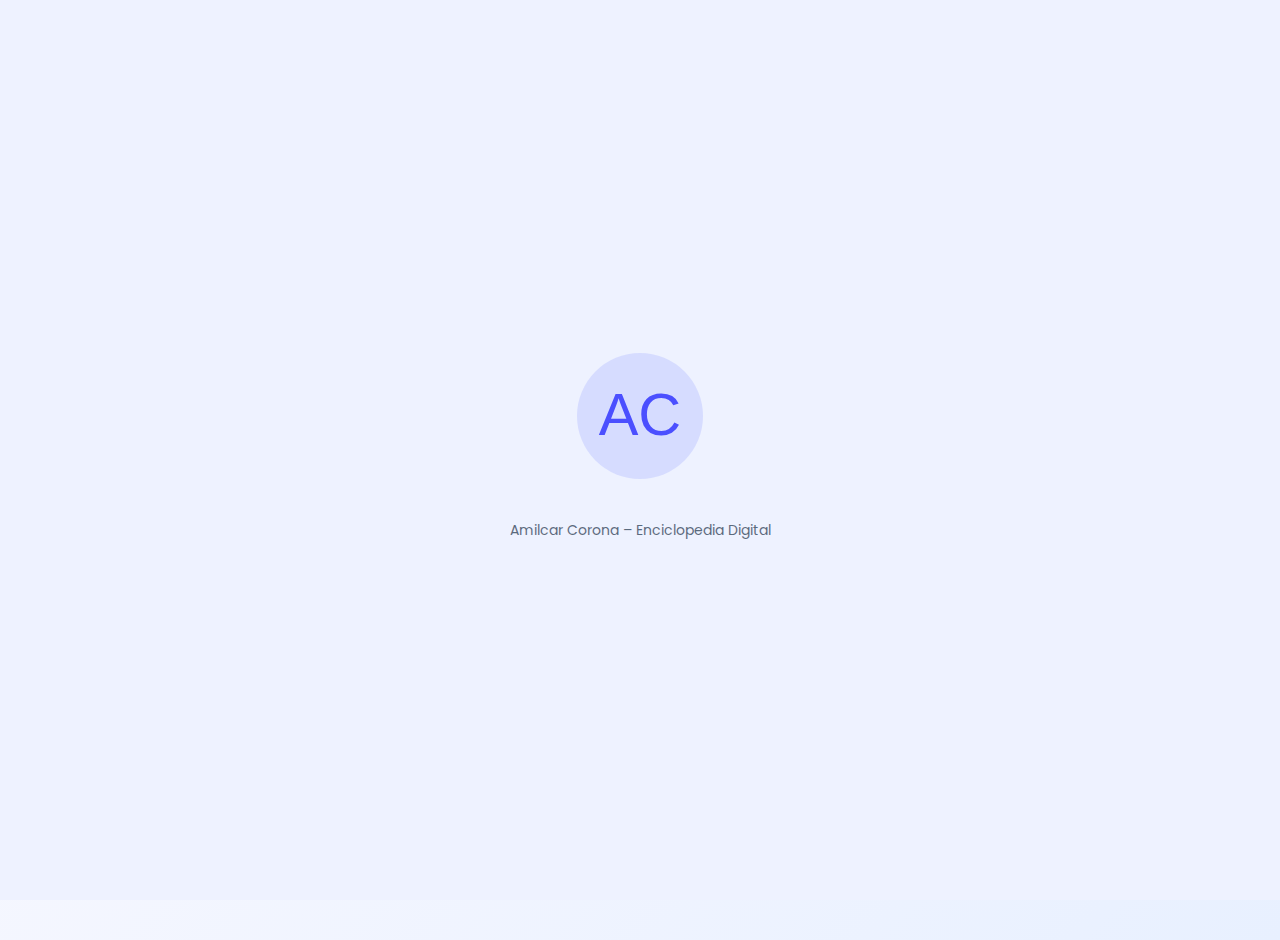
<file: index.html>
<!DOCTYPE html>
<html lang="es">
<head>
  <meta charset="UTF-8" />
  <meta name="viewport" content="width=device-width, initial-scale=1.0" />
  <title>Enciclopedia de Cálculo Vectorial</title>
  <link rel="stylesheet" href="style.css" />
</head>
<style>
  /* ======== SPLASH SCREEN ========== */
  #splash {
    position: fixed;
    top: 0; left: 0;
    width: 100%; height: 100%;
    background: #eef2ff;
    display: flex;
    flex-direction: column;
    align-items: center;
    justify-content: center;
    z-index: 9999;
    font-family: Poppins, sans-serif;
    animation: fadeOut 1s ease 1.5s forwards;
  }

  #splash img {
    width: 140px;
    margin-bottom: 20px;
    animation: pop 1s ease forwards;
  }

  #splash p {
    font-size: 14px;
    opacity: 0.7;
  }

  @keyframes fadeOut {
    to { opacity: 0; visibility: hidden; }
  }

  @keyframes pop {
    0% { transform: scale(0.6); opacity: 0; }
    100% { transform: scale(1); opacity: 1; }
  }
</style>
<body>
<div class="hero-wrapper">
  <!-- Íconos flotantes -->
  <div class="floating-icons">
    <span style="left:8%; animation-delay:0s">∫</span>
    <span style="left:25%; animation-delay:2s">→</span>
    <span style="left:40%; animation-delay:4s">θ</span>
    <span style="left:60%; animation-delay:1s">π</span>
    <span style="left:75%; animation-delay:3s">∇</span>
    <span style="left:90%; animation-delay:5s">∞</span>
  </div>

  <div class="hero">
    <h1 class="hero-title">Enciclopedia Digital de Cálculo Vectorial</h1>
    <p class="hero-sub">
      Explora vectores, rectas, planos, curvas paramétricas y polares, con simuladores interactivos,
      minijuegos, calculadoras y un formulario completo de fórmulas.
    </p>

    <div class="hero-badges">
      <span class="badge">Vectores 3D</span>
      <span class="badge">Curvas y Coordenadas</span>
      <span class="badge">Simuladores</span>
      <span class="badge">Minijuegos</span>
      <span class="badge">Chat Matemático</span>
    </div>

    <a href="unidades.html" class="btn-start">🚀 ¡ Comenzar !</a>
  </div>
</div>
</body>
<div id="splash">
  <img src="logo.svg" alt="Logo AC">
  <p>Amilcar Corona – Enciclopedia Digital</p>
</div>

</html>
</file>
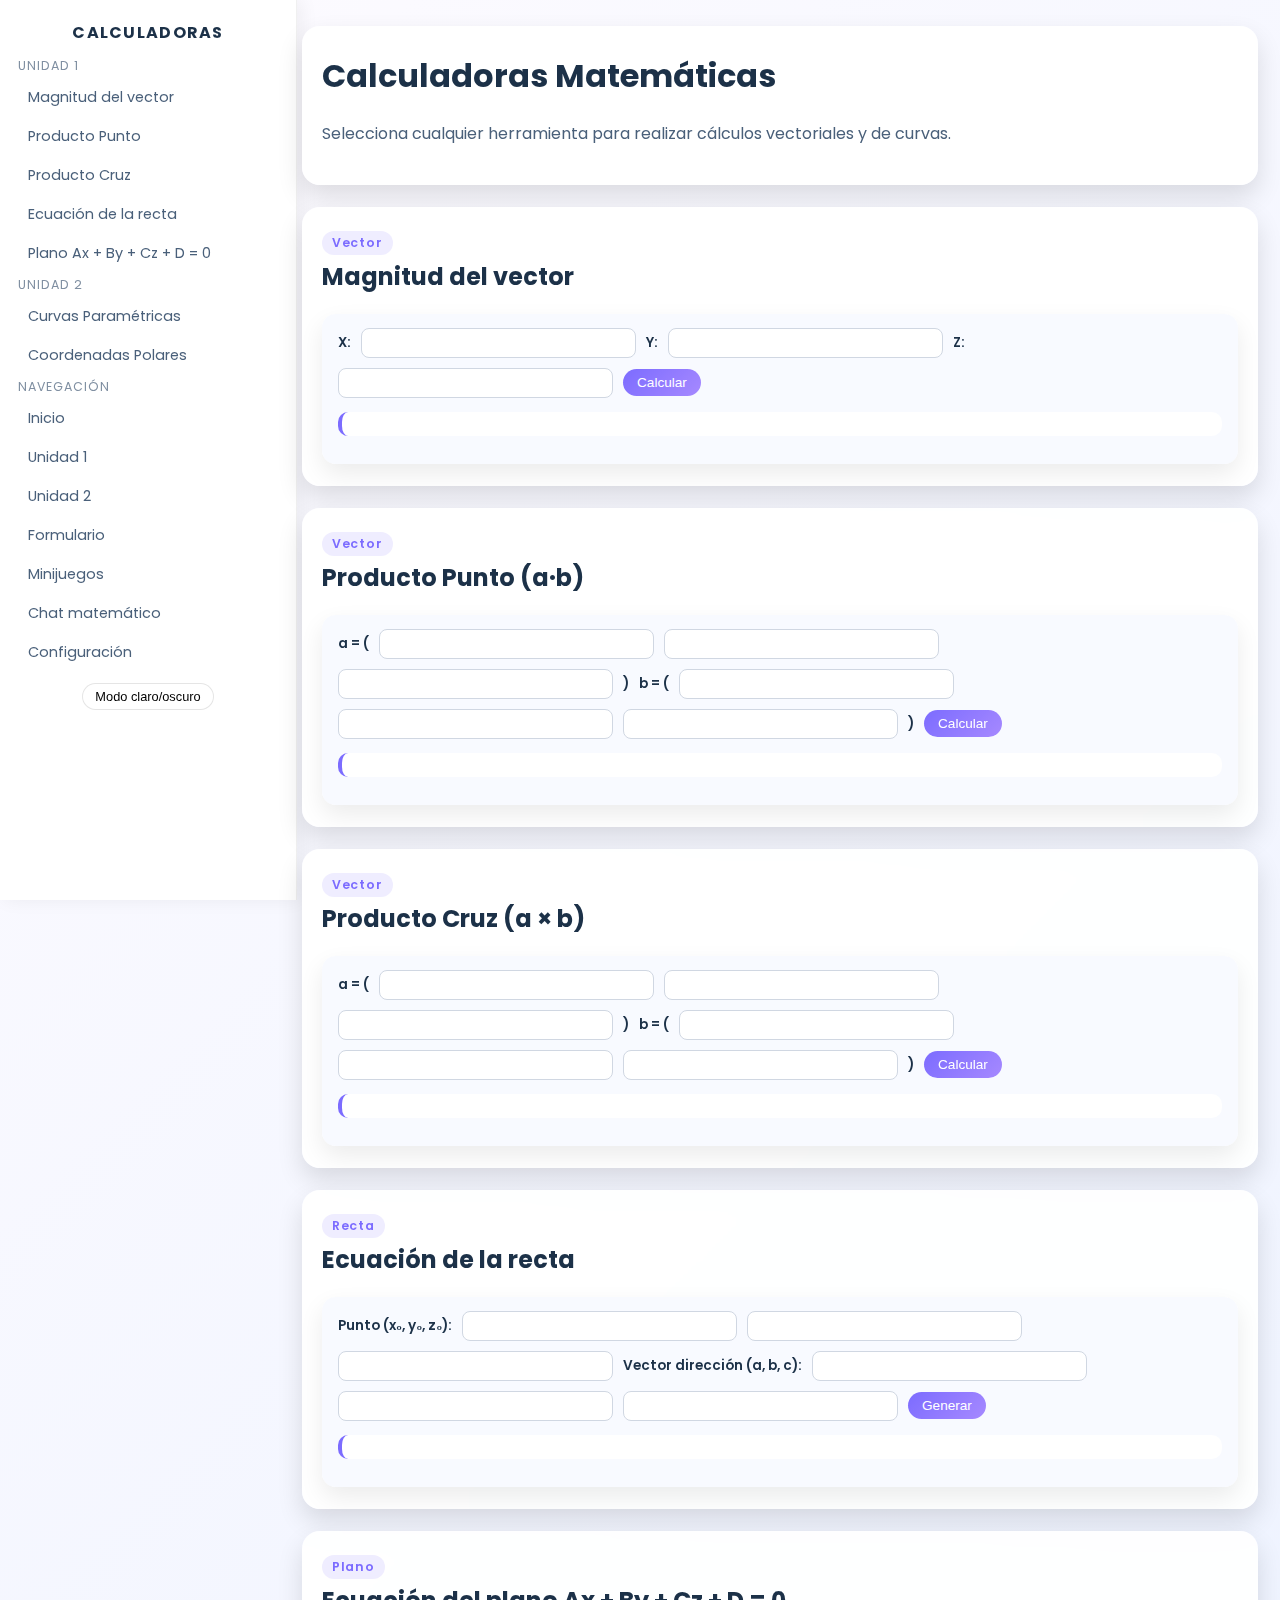
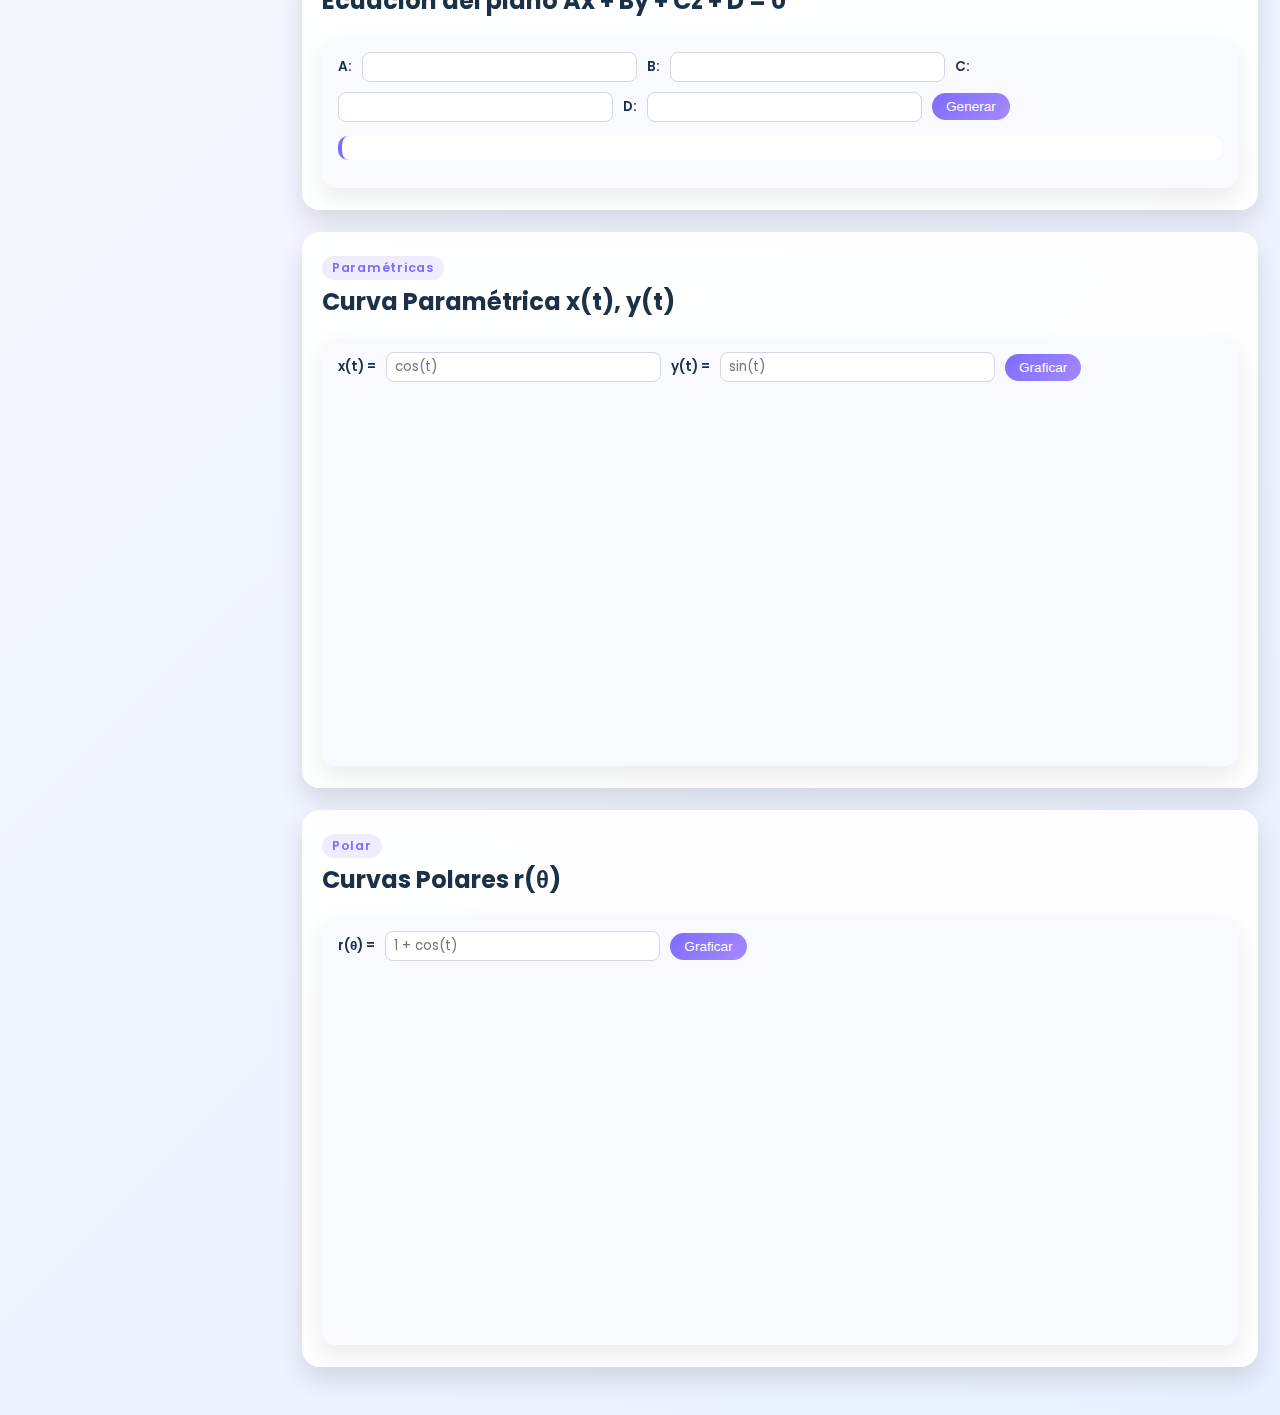
<file: calculadoras.html>
<!DOCTYPE html>
<html lang="es">
<head>
  <meta charset="UTF-8">
  <meta name="viewport" content="width=device-width, initial-scale=1.0">
  <title>Calculadoras – Cálculo Vectorial</title>
  <link rel="stylesheet" href="style.css">
  <script src="https://cdn.plot.ly/plotly-latest.min.js"></script>
</head>

<body>

<div class="layout">

  <!-- Sidebar -->
  <nav class="sidebar">
    <h2>Calculadoras</h2>
    <ul>
      <li class="sidebar-section">Unidad 1</li>
      <li><a href="#calc-mag">Magnitud del vector</a></li>
      <li><a href="#calc-punto">Producto Punto</a></li>
      <li><a href="#calc-cruz">Producto Cruz</a></li>
      <li><a href="#calc-recta">Ecuación de la recta</a></li>
      <li><a href="#calc-plano">Plano Ax + By + Cz + D = 0</a></li>

      <li class="sidebar-section">Unidad 2</li>
      <li><a href="#calc-param">Curvas Paramétricas</a></li>
      <li><a href="#calc-polares">Coordenadas Polares</a></li>

      <li class="sidebar-section">Navegación</li>
      <li><a href="index.html">Inicio</a></li>
      <li><a href="U1.html">Unidad 1</a></li>
      <li><a href="U2.html">Unidad 2</a></li>
      <li><a href="formulario.html">Formulario</a></li>
      <li><a href="juegos.html">Minijuegos</a></li>
      <li><a href="chat.html">Chat matemático</a></li>
      <li><a href="config.html">Configuración</a></li>
    </ul>

    <div class="theme-toggle">
      <button onclick="toggleTheme()">Modo claro/oscuro</button>
    </div>
  </nav>

  <!-- Contenido -->
  <main class="content">

    <section>
      <h1>Calculadoras Matemáticas</h1>
      <p>Selecciona cualquier herramienta para realizar cálculos vectoriales y de curvas.</p>
    </section>

    <!-- Magnitud -->
    <section id="calc-mag">
      <span class="tag">Vector</span>
      <h2>Magnitud del vector</h2>
      <div class="simulator-box">
        <div class="sim-form">
          <label>X:</label><input type="number" id="vmx">
          <label>Y:</label><input type="number" id="vmy">
          <label>Z:</label><input type="number" id="vmz">
          <button onclick="magnitud()">Calcular</button>
        </div>
        <div class="example-box" id="res-magnitud"></div>
      </div>
    </section>

    <!-- Producto punto -->
    <section id="calc-punto">
      <span class="tag">Vector</span>
      <h2>Producto Punto (a·b)</h2>
      <div class="simulator-box">
        <div class="sim-form">
          <label>a = (</label>
          <input type="number" id="ax">
          <input type="number" id="ay">
          <input type="number" id="az">
          <label>)</label>

          <label>b = (</label>
          <input type="number" id="bx">
          <input type="number" id="by">
          <input type="number" id="bz">
          <label>)</label>

          <button onclick="punto()">Calcular</button>
        </div>
        <div class="example-box" id="res-punto"></div>
      </div>
    </section>

    <!-- Producto Cruz -->
    <section id="calc-cruz">
      <span class="tag">Vector</span>
      <h2>Producto Cruz (a × b)</h2>
      <div class="simulator-box">
        <div class="sim-form">
          <label>a = (</label>
          <input type="number" id="cax">
          <input type="number" id="cay">
          <input type="number" id="caz">
          <label>)</label>

          <label>b = (</label>
          <input type="number" id="cbx">
          <input type="number" id="cby">
          <input type="number" id="cbz">
          <label>)</label>

          <button onclick="cruz()">Calcular</button>
        </div>
        <div class="example-box" id="res-cruz"></div>
      </div>
    </section>

    <!-- Recta -->
    <section id="calc-recta">
      <span class="tag">Recta</span>
      <h2>Ecuación de la recta</h2>
      <div class="simulator-box">
        <div class="sim-form">
          <label>Punto (x₀, y₀, z₀):</label>
          <input type="number" id="rx0">
          <input type="number" id="ry0">
          <input type="number" id="rz0">

          <label>Vector dirección (a, b, c):</label>
          <input type="number" id="ra">
          <input type="number" id="rb">
          <input type="number" id="rc">

          <button onclick="recta()">Generar</button>
        </div>

        <div class="example-box" id="res-recta"></div>
      </div>
    </section>

    <!-- Plano -->
    <section id="calc-plano">
      <span class="tag">Plano</span>
      <h2>Ecuación del plano Ax + By + Cz + D = 0</h2>
      <div class="simulator-box">
        <div class="sim-form">
          <label>A:</label><input type="number" id="pa">
          <label>B:</label><input type="number" id="pb">
          <label>C:</label><input type="number" id="pc">
          <label>D:</label><input type="number" id="pd">
          <button onclick="plano()">Generar</button>
        </div>
        <div class="example-box" id="res-plano"></div>
      </div>
    </section>

    <!-- Paramétricas -->
    <section id="calc-param">
      <span class="tag">Paramétricas</span>
      <h2>Curva Paramétrica x(t), y(t)</h2>
      <div class="simulator-box">
        <div class="sim-form">
          <label>x(t) =</label><input type="text" id="px" placeholder="cos(t)">
          <label>y(t) =</label><input type="text" id="py" placeholder="sin(t)">
          <button onclick="parametrica()">Graficar</button>
        </div>
        <div id="graf-param" class="sim-plot"></div>
      </div>
    </section>

    <!-- Polares -->
    <section id="calc-polares">
      <span class="tag">Polar</span>
      <h2>Curvas Polares r(θ)</h2>
      <div class="simulator-box">
        <div class="sim-form">
          <label>r(θ) =</label><input type="text" id="pr" placeholder="1 + cos(t)">
          <button onclick="polar()">Graficar</button>
        </div>
        <div id="graf-polar" class="sim-plot"></div>
      </div>
    </section>

  </main>
</div>

<script>
(function () {
  const saved = localStorage.getItem('theme');
  if (saved === 'dark') document.body.classList.add('dark');
})();
function toggleTheme() {
  document.body.classList.toggle('dark');
  localStorage.setItem('theme', document.body.classList.contains('dark') ? 'dark' : 'light');
}

/* =========================
   FUNCIONES DE CALCULADORAS
========================= */

function magnitud() {
 let x = document.getElementById("vmx").value;
  let y = document.getElementById("vmy").value;
  let z = document.getElementById("vmz").value;

  if (x === "" || y === "" || z === "") return;

  let m = Math.sqrt(x*x + y*y + z*z).toFixed(3);

  document.getElementById("res-magnitud").innerHTML =
    `<b>Resultado:</b> |v| = ${m}`;
}

function punto() {
  let axv = document.getElementById("ax").value;
  let ayv = document.getElementById("ay").value;
  let azv = document.getElementById("az").value;

  let bxv = document.getElementById("bx").value;
  let byv = document.getElementById("by").value;
  let bzv = document.getElementById("bz").value;

  let res = axv*bxv + ayv*byv + azv*bzv;

  document.getElementById("res-punto").innerHTML =
    `<b>a·b = ${res}</b>`;
}

function cruz() {
  let a = [
    document.getElementById("cax").value,
    document.getElementById("cay").value,
    document.getElementById("caz").value
  ];

  let b = [
    document.getElementById("cbx").value,
    document.getElementById("cby").value,
    document.getElementById("cbz").value
  ];

  let cx = a[1]*b[2] - a[2]*b[1];
  let cy = a[2]*b[0] - a[0]*b[2];
  let cz = a[0]*b[1] - a[1]*b[0];

  document.getElementById("res-cruz").innerHTML =
    `<b>a × b = (${cx}, ${cy}, ${cz})</b>`;
}

function recta() {
  let x0 = document.getElementById("rx0").value;
  let y0 = document.getElementById("ry0").value;
  let z0 = document.getElementById("rz0").value;

  let a = document.getElementById("ra").value;
  let b = document.getElementById("rb").value;
  let c = document.getElementById("rc").value;

  document.getElementById("res-recta").innerHTML =
    `<b>r = (${x0}, ${y0}, ${z0}) + t(${a}, ${b}, ${c})</b>`;
}

function plano() {
  let A = document.getElementById("pa").value;
  let B = document.getElementById("pb").value;
  let C = document.getElementById("pc").value;
  let D = document.getElementById("pd").value;

  document.getElementById("res-plano").innerHTML =
    `<b>${A}x + ${B}y + ${C}z + ${D} = 0</b>`;
}

function parametrica() {
  let fx = document.getElementById("px").value;
  let fy = document.getElementById("py").value;

  let xs = [], ys = [];

  for (let t=0; t<=6.28; t+=0.02) {
    xs.push(eval(fx));
    ys.push(eval(fy));
  }

  Plotly.react('graf-param',
    [{ x: xs, y: ys, mode: 'lines' }],
    {
      margin:{l:40,r:10,b:40,t:10},
      xaxis:{title:'x'},
      yaxis:{title:'y'}
    }
  );
}

function polar() {
  let fr = document.getElementById("pr").value;

  let xs = [], ys = [];

  for (let t=0; t<=6.28; t+=0.005) {
    let r = eval(fr);
    xs.push(r*Math.cos(t));
    ys.push(r*Math.sin(t));
  }

  Plotly.react('graf-polar',
    [{ x: xs, y: ys, mode: 'lines' }],
    {
      margin:{l:40,r:10,b:40,t:10},
      xaxis:{title:'x', scaleanchor:'y'},
      yaxis:{title:'y'}
    }
  );
}

</script>

</body>
</html>
</file>
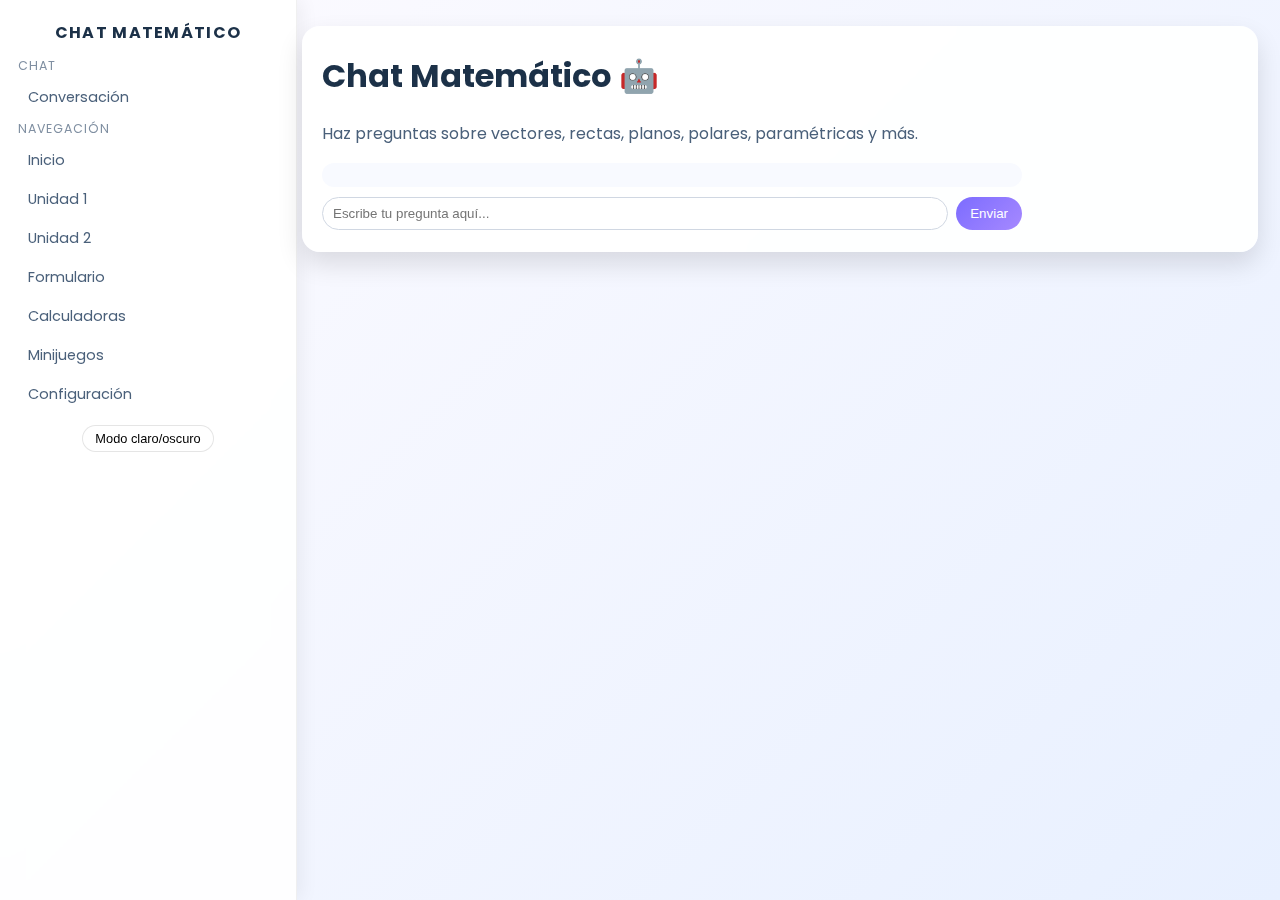
<file: chat.html>
<!DOCTYPE html>
<html lang="es">
<head>
  <meta charset="UTF-8">
  <meta name="viewport" content="width=device-width, initial-scale=1.0">
  <title>Chat Matemático</title>
  <link rel="stylesheet" href="style.css">
</head>

<body>

<div class="layout">

  <!-- Sidebar -->
  <nav class="sidebar">
    <h2>Chat Matemático</h2>

    <ul>
      <li class="sidebar-section">Chat</li>
      <li><a href="#chat-box">Conversación</a></li>

      <li class="sidebar-section">Navegación</li>
      <li><a href="index.html">Inicio</a></li>
      <li><a href="U1.html">Unidad 1</a></li>
      <li><a href="U2.html">Unidad 2</a></li>
      <li><a href="formulario.html">Formulario</a></li>
      <li><a href="calculadoras.html">Calculadoras</a></li>
      <li><a href="juegos.html">Minijuegos</a></li>
      <li><a href="config.html">Configuración</a></li>
    </ul>

    <div class="theme-toggle">
      <button onclick="toggleTheme()">Modo claro/oscuro</button>
    </div>
  </nav>

  <!-- CONTENIDO -->
  <main class="content">

    <section id="chat-box">
      <h1>Chat Matemático 🤖</h1>
      <p>Haz preguntas sobre vectores, rectas, planos, polares, paramétricas y más.</p>

      <div class="chat-box">
        <div id="chat-log" class="chat-log"></div>

        <div class="chat-input-row">
          <input id="chat-input" type="text" placeholder="Escribe tu pregunta aquí..." onkeypress="if(event.key==='Enter') enviarMensaje()">
          <button onclick="enviarMensaje()">Enviar</button>
        </div>
      </div>
    </section>

  </main>

</div>

<script>
/* ===========================
   MODO OSCURO
=========================== */
(function () {
  const saved = localStorage.getItem('theme');
  if (saved === 'dark') document.body.classList.add('dark');
})();
function toggleTheme() {
  document.body.classList.toggle('dark');
  localStorage.setItem('theme',
    document.body.classList.contains('dark') ? 'dark' : 'light'
  );
}

/* ===========================
   SISTEMA DEL CHAT
=========================== */
function enviarMensaje() {
  const input = document.getElementById("chat-input");
  const texto = input.value.trim();
  if (texto === "") return;

  mostrarMensaje(texto, "user");
  input.value = "";

  setTimeout(() => responder(texto), 400);
}

function mostrarMensaje(texto, tipo) {
  const log = document.getElementById("chat-log");

  const mensaje = document.createElement("div");
  mensaje.style.margin = "8px 0";
  mensaje.style.padding = "10px 14px";
  mensaje.style.borderRadius = "12px";
  mensaje.style.maxWidth = "70%";
  mensaje.style.lineHeight = "1.4";

  if (tipo === "user") {
    mensaje.style.background = "var(--accent-soft)";
    mensaje.style.color = "var(--accent)";
    mensaje.style.marginLeft = "auto";
  } else {
    mensaje.style.background = "rgba(255,255,255,0.9)";
    mensaje.style.color = "var(--text-soft)";
    mensaje.style.marginRight = "auto";
  }

  mensaje.textContent = texto;
  log.appendChild(mensaje);
  log.scrollTop = log.scrollHeight;
}

/* ===========================
   RESPUESTAS DEL BOT
=========================== */
function responder(texto) {
  texto = texto.toLowerCase();

  let r = "";

  // Vectores
  if (texto.includes("magnitud")) {
    r = "La magnitud de un vector (x, y, z) es: √(x² + y² + z²).";
  }
  else if (texto.includes("unitario")) {
    r = "Un vector unitario es u = v / |v|.";
  }
  else if (texto.includes("punto")) {
    r = "El producto punto es: a·b = ax·bx + ay·by + az·bz.";
  }
  else if (texto.includes("cruz")) {
    r = "El producto cruz genera un vector perpendicular a ambos.";
  }
  else if (texto.includes("recta")) {
    r = "La ecuación de la recta en 3D es: r = r₀ + t·v.";
  }
  else if (texto.includes("plano")) {
    r = "Ecuación del plano: Ax + By + Cz + D = 0.";
  }

  // Parábolas
  else if (texto.includes("parabola") || texto.includes("parábola")) {
    r = "Una parábola tiene forma y = ax² + bx + c.";
  }

  // Paramétricas
  else if (texto.includes("parametr")) {
    r = "Una curva paramétrica se escribe como (x(t), y(t)).";
  }

  // Polares
  else if (texto.includes("polar")) {
    r = "Conversión polar → cartesiana: x = r cosθ, y = r sinθ.";
  }

  // Saludos / básico
  else if (texto.includes("hola")) {
    r = "¡Hola! ¿En qué parte del cálculo vectorial te ayudo? 😄";
  }
  else if (texto.includes("gracias")) {
    r = "¡Con gusto, bro! Aquí estoy para ayudarte 💪🙂";
  }
  else if (texto.includes("quien eres")) {
    r = "Soy tu asistente matemático personalizado 😎🤖";
  }
  else if (texto.includes("ayuda")) {
    r = "Puedes preguntarme sobre vectores, rectas, planos, paramétricas y polares.";
  }

  // Si no reconoce
  else {
    r = "No entendí muy bien 😅 pero puedo ayudarte con vectores, rectas, planos, paramétricas, polares y más.";
  }

  mostrarMensaje(r, "bot");
}

</script>

</body>
</html>
</file>
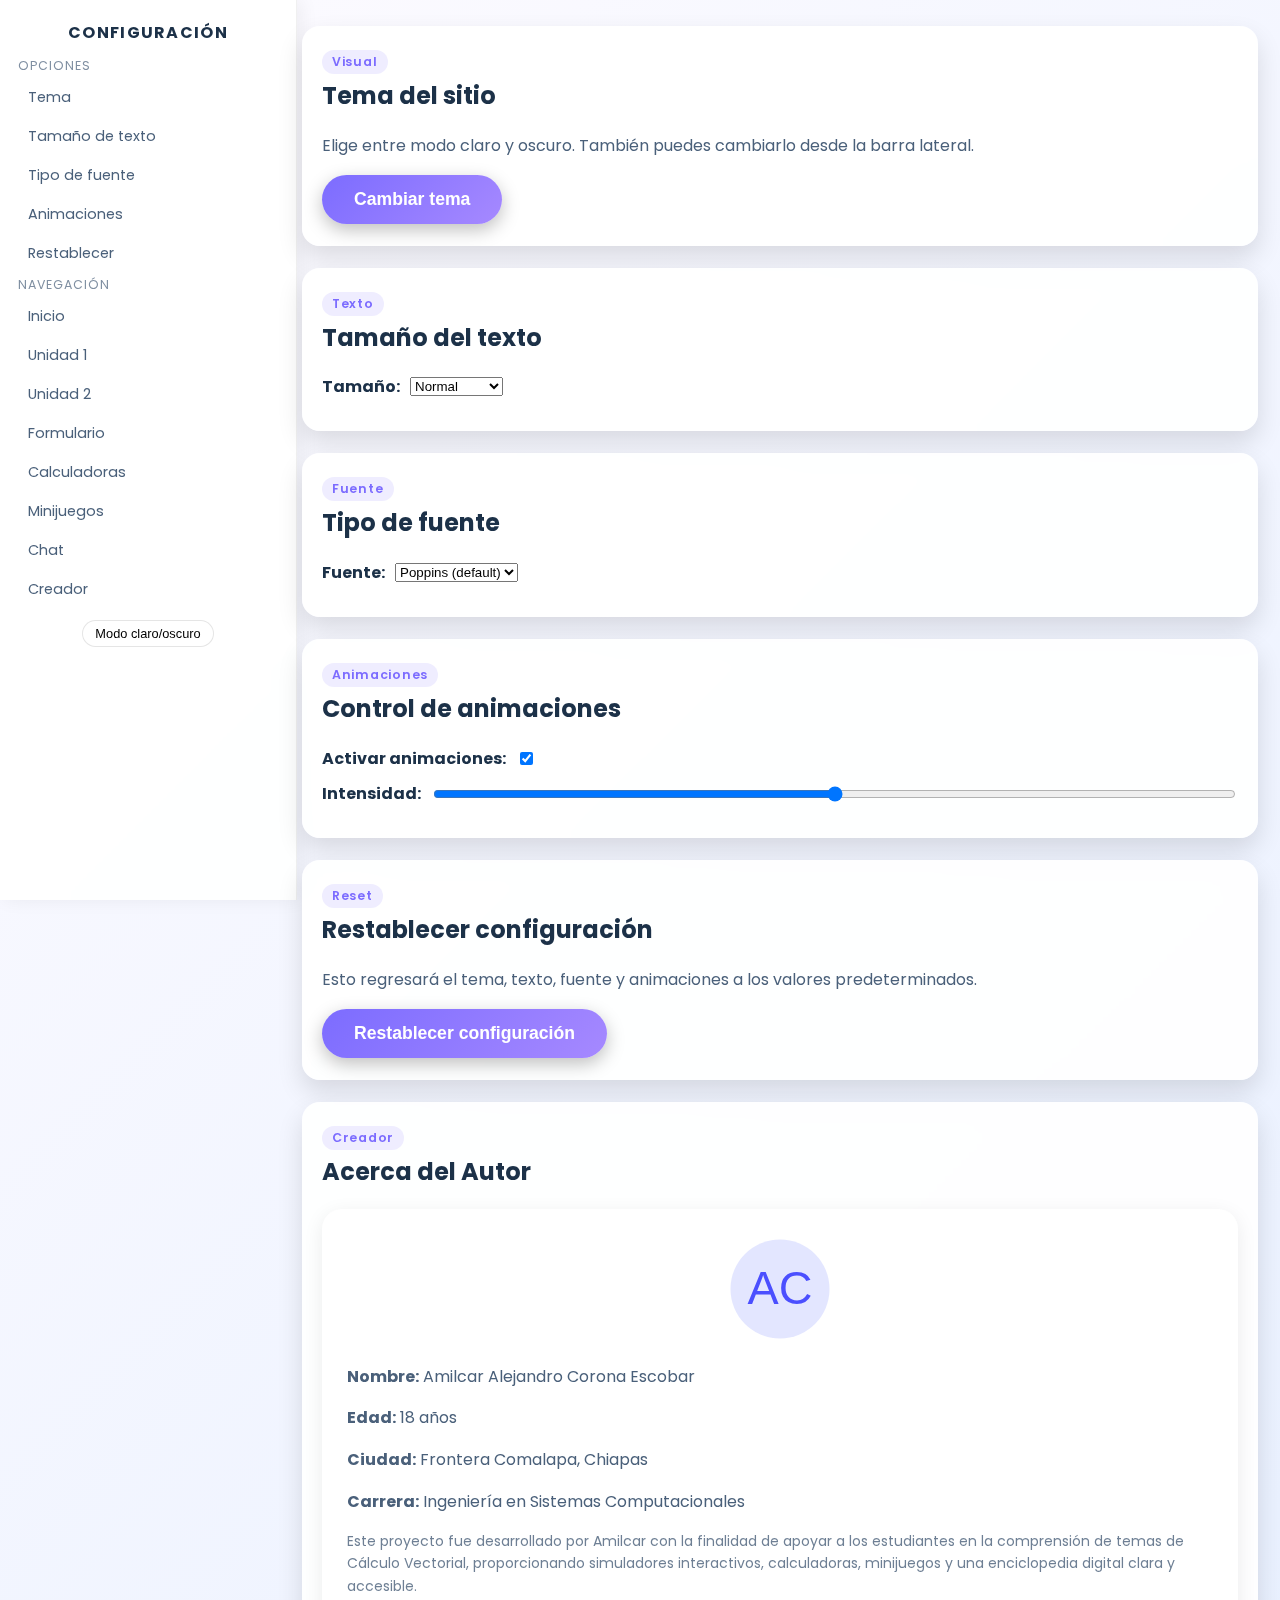
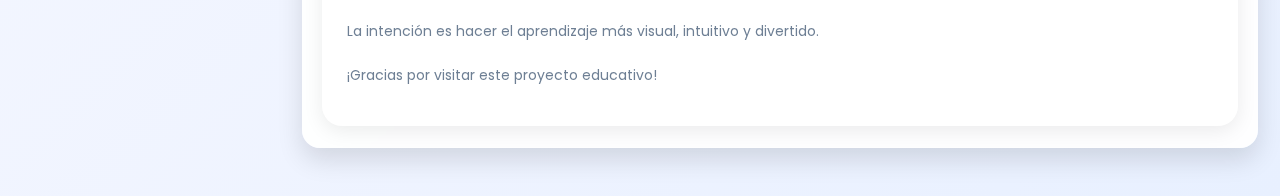
<file: config.html>
<!DOCTYPE html>
<html lang="es">
<head>
  <meta charset="UTF-8">
  <meta name="viewport" content="width=device-width, initial-scale=1.0">
  <title>Configuración</title>
  <link rel="stylesheet" href="style.css">
</head>

<body>

<div class="layout">

  <!-- Sidebar -->
  <nav class="sidebar">
    <h2>Configuración</h2>

    <ul>
      <li class="sidebar-section">Opciones</li>
      <li><a href="#tema">Tema</a></li>
      <li><a href="#texto">Tamaño de texto</a></li>
      <li><a href="#fuente">Tipo de fuente</a></li>
      <li><a href="#anim">Animaciones</a></li>
      <li><a href="#reset">Restablecer</a></li>

      <li class="sidebar-section">Navegación</li>
      <li><a href="index.html">Inicio</a></li>
      <li><a href="U1.html">Unidad 1</a></li>
      <li><a href="U2.html">Unidad 2</a></li>
      <li><a href="formulario.html">Formulario</a></li>
      <li><a href="calculadoras.html">Calculadoras</a></li>
      <li><a href="juegos.html">Minijuegos</a></li>
      <li><a href="chat.html">Chat</a></li>
      <li><a href="#creador">Creador</a></li>

    </ul>

    <div class="theme-toggle">
      <button onclick="toggleTheme()">Modo claro/oscuro</button>
    </div>
  </nav>

  <!-- CONTENIDO -->
  <main class="content">

    <!-- Tema -->
    <section id="tema">
      <span class="tag">Visual</span>
      <h2>Tema del sitio</h2>

      <p>Elige entre modo claro y oscuro. También puedes cambiarlo desde la barra lateral.</p>

      <button class="btn-start" onclick="toggleTheme()">Cambiar tema</button>
    </section>

    <!-- Tamaño del texto -->
    <section id="texto">
      <span class="tag">Texto</span>
      <h2>Tamaño del texto</h2>

      <div class="config-row">
        <label><b>Tamaño:</b></label>
        <select id="font-size" onchange="cambiarTamañoTexto()">
          <option value="16">Normal</option>
          <option value="18">Grande</option>
          <option value="20">Muy grande</option>
          <option value="14">Pequeño</option>
        </select>
      </div>
    </section>

    <!-- Tipo de fuente -->
    <section id="fuente">
      <span class="tag">Fuente</span>
      <h2>Tipo de fuente</h2>

      <div class="config-row">
        <label><b>Fuente:</b></label>
        <select id="font-family" onchange="cambiarFuente()">
          <option value="'Poppins', sans-serif">Poppins (default)</option>
          <option value="Arial, sans-serif">Arial</option>
          <option value="Georgia, serif">Georgia</option>
          <option value="'Courier New', monospace">Monospace</option>
        </select>
      </div>
    </section>

    <!-- Animaciones -->
    <section id="anim">
      <span class="tag">Animaciones</span>
      <h2>Control de animaciones</h2>

      <div class="config-row">
        <label><b>Activar animaciones:</b></label>
        <input type="checkbox" id="anim-toggle" onchange="toggleAnim()">
      </div>

      <div class="config-row">
        <label><b>Intensidad:</b></label>
        <input type="range" id="anim-intensity" min="0" max="2" step="0.1" value="1" onchange="cambiarIntensidad()">
      </div>
    </section>

<!-- Reset -->
<section id="reset">
  <span class="tag">Reset</span>
  <h2>Restablecer configuración</h2>
  <p>Esto regresará el tema, texto, fuente y animaciones a los valores predeterminados.</p>

  <button class="btn-start" onclick="resetConfig()">Restablecer configuración</button>
</section>

<!-- ========== CREADOR ========== -->
<section id="creador">
    <span class="tag">Creador</span>
    <h2>Acerca del Autor</h2>

    <div class="creator-box">
        <img src="logo.svg" class="creator-logo">

        <p><b>Nombre:</b> Amilcar Alejandro Corona Escobar</p>
        <p><b>Edad:</b> 18 años</p>
        <p><b>Ciudad:</b> Frontera Comalapa, Chiapas</p>
        <p><b>Carrera:</b> Ingeniería en Sistemas Computacionales</p>

        <p class="creator-desc">
            Este proyecto fue desarrollado por Amilcar con la finalidad de apoyar a los estudiantes en la
            comprensión de temas de Cálculo Vectorial, proporcionando simuladores interactivos,
            calculadoras, minijuegos y una enciclopedia digital clara y accesible.<br><br>
            La intención es hacer el aprendizaje más visual, intuitivo y divertido.
            <br><br>
            ¡Gracias por visitar este proyecto educativo!
        </p>
    </div>
</section>




  </main>

</div>

<script>
/* ===========================
   Cargar configuración previa
=========================== */
(function () {
  // Tema
  if (localStorage.getItem("theme") === "dark") {
    document.body.classList.add("dark");
  }

  // Tamaño de texto
  let size = localStorage.getItem("fontSize");
  if (size) {
    document.documentElement.style.fontSize = size + "px";
    document.getElementById("font-size").value = size;
  }

  // Fuente
  let font = localStorage.getItem("fontFamily");
  if (font) {
    document.documentElement.style.fontFamily = font;
    document.getElementById("font-family").value = font;
  }

  // Animaciones
  let enabled = localStorage.getItem("animations");
  if (enabled === "off") {
    document.body.classList.add("no-anim");
    document.getElementById("anim-toggle").checked = false;
  } else {
    document.getElementById("anim-toggle").checked = true;
  }

  // Intensidad
  let intens = localStorage.getItem("animIntensity");
  if (intens) {
    document.documentElement.style.setProperty("--anim-scale", intens);
    document.getElementById("anim-intensity").value = intens;
  } else {
    document.documentElement.style.setProperty("--anim-scale", "1");
  }
})();


/* ===========================
   Funciones
=========================== */

// Tema
function toggleTheme() {
  document.body.classList.toggle("dark");
  localStorage.setItem("theme",
    document.body.classList.contains("dark") ? "dark" : "light"
  );
}

// Tamaño de texto
function cambiarTamañoTexto() {
  let size = document.getElementById("font-size").value;
  document.documentElement.style.fontSize = size + "px";
  localStorage.setItem("fontSize", size);
}

// Fuente
function cambiarFuente() {
  let fuente = document.getElementById("font-family").value;
  document.documentElement.style.fontFamily = fuente;
  localStorage.setItem("fontFamily", fuente);
}

// Animaciones ON/OFF
function toggleAnim() {
  const activo = document.getElementById("anim-toggle").checked;

  if (activo) {
    document.body.classList.remove("no-anim");
    localStorage.setItem("animations", "on");
  } else {
    document.body.classList.add("no-anim");
    localStorage.setItem("animations", "off");
  }
}

// Intensidad de animaciones
function cambiarIntensidad() {
  let intens = document.getElementById("anim-intensity").value;
  document.documentElement.style.setProperty("--anim-scale", intens);
  localStorage.setItem("animIntensity", intens);
}

// Reset total
function resetConfig() {
  localStorage.removeItem("theme");
  localStorage.removeItem("fontSize");
  localStorage.removeItem("fontFamily");
  localStorage.removeItem("animations");
  localStorage.removeItem("animIntensity");
  location.reload();
}

</script>

</body>
</html>
</file>
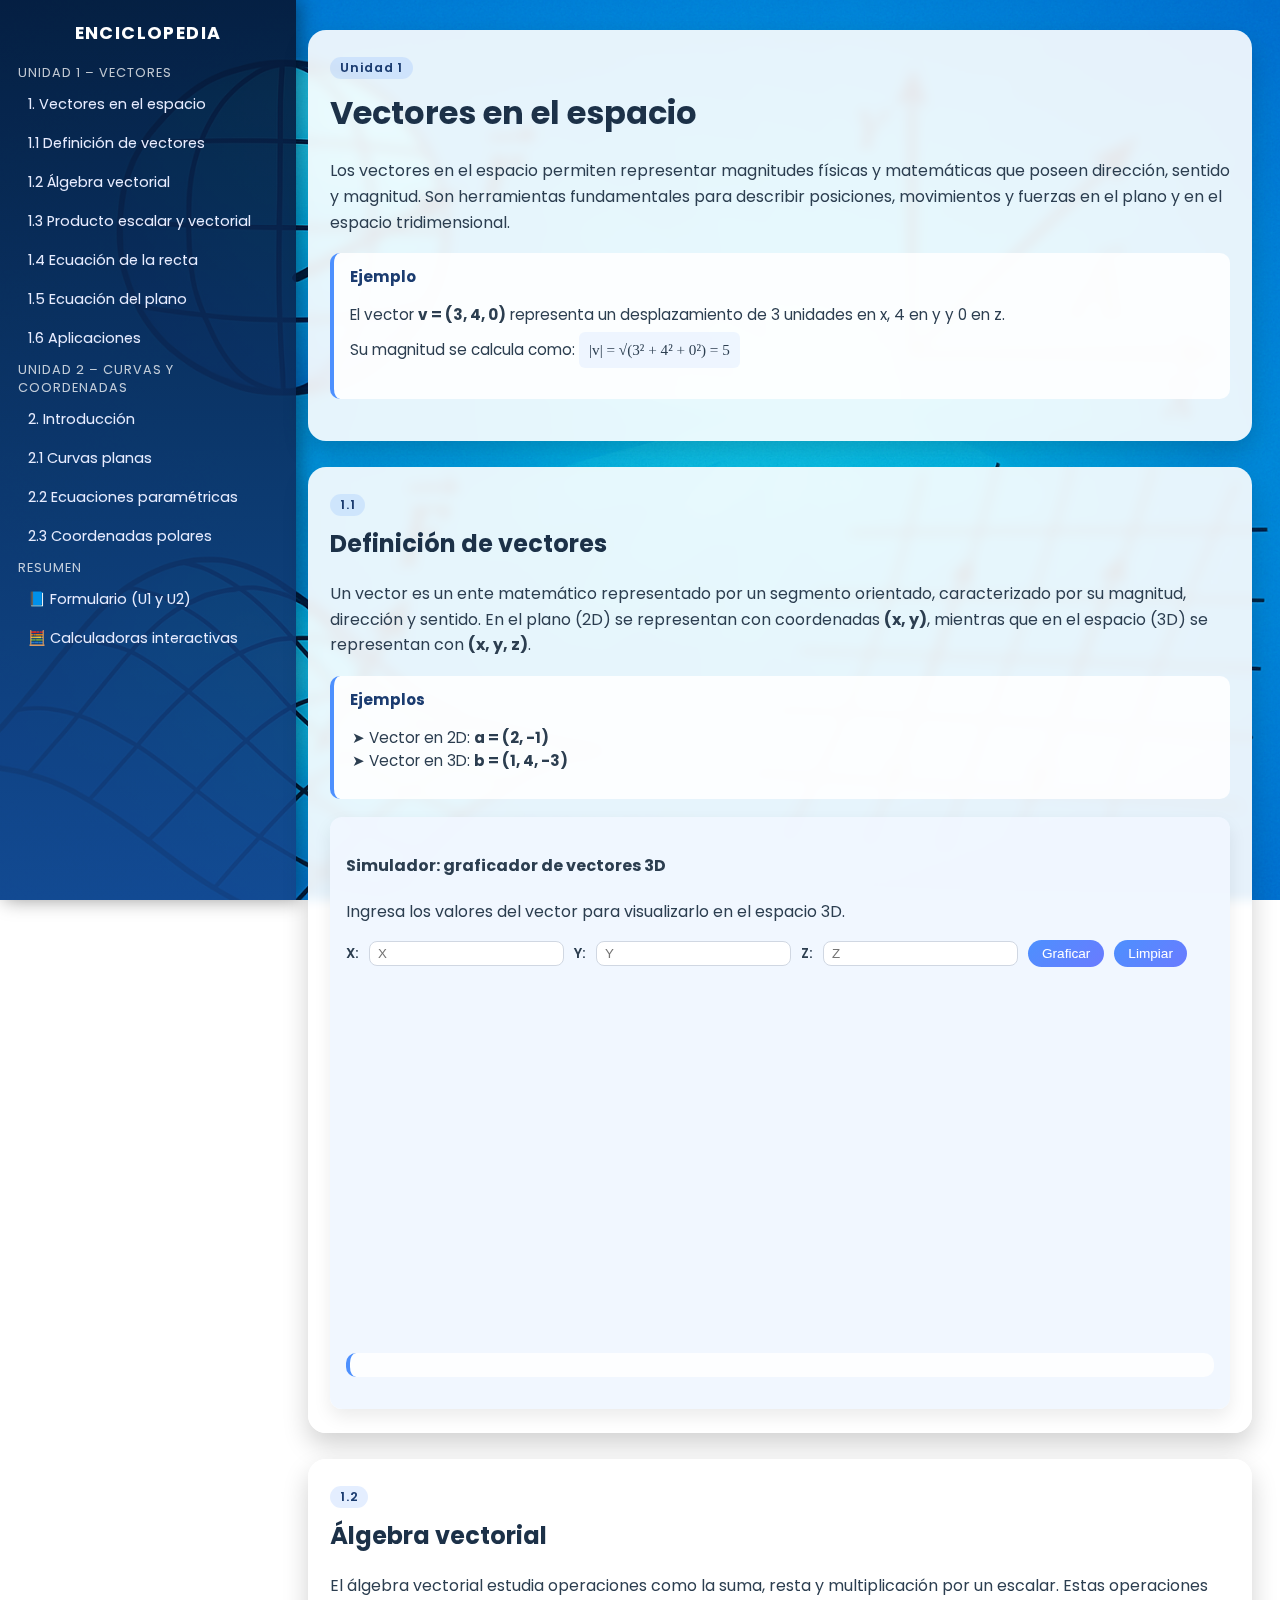
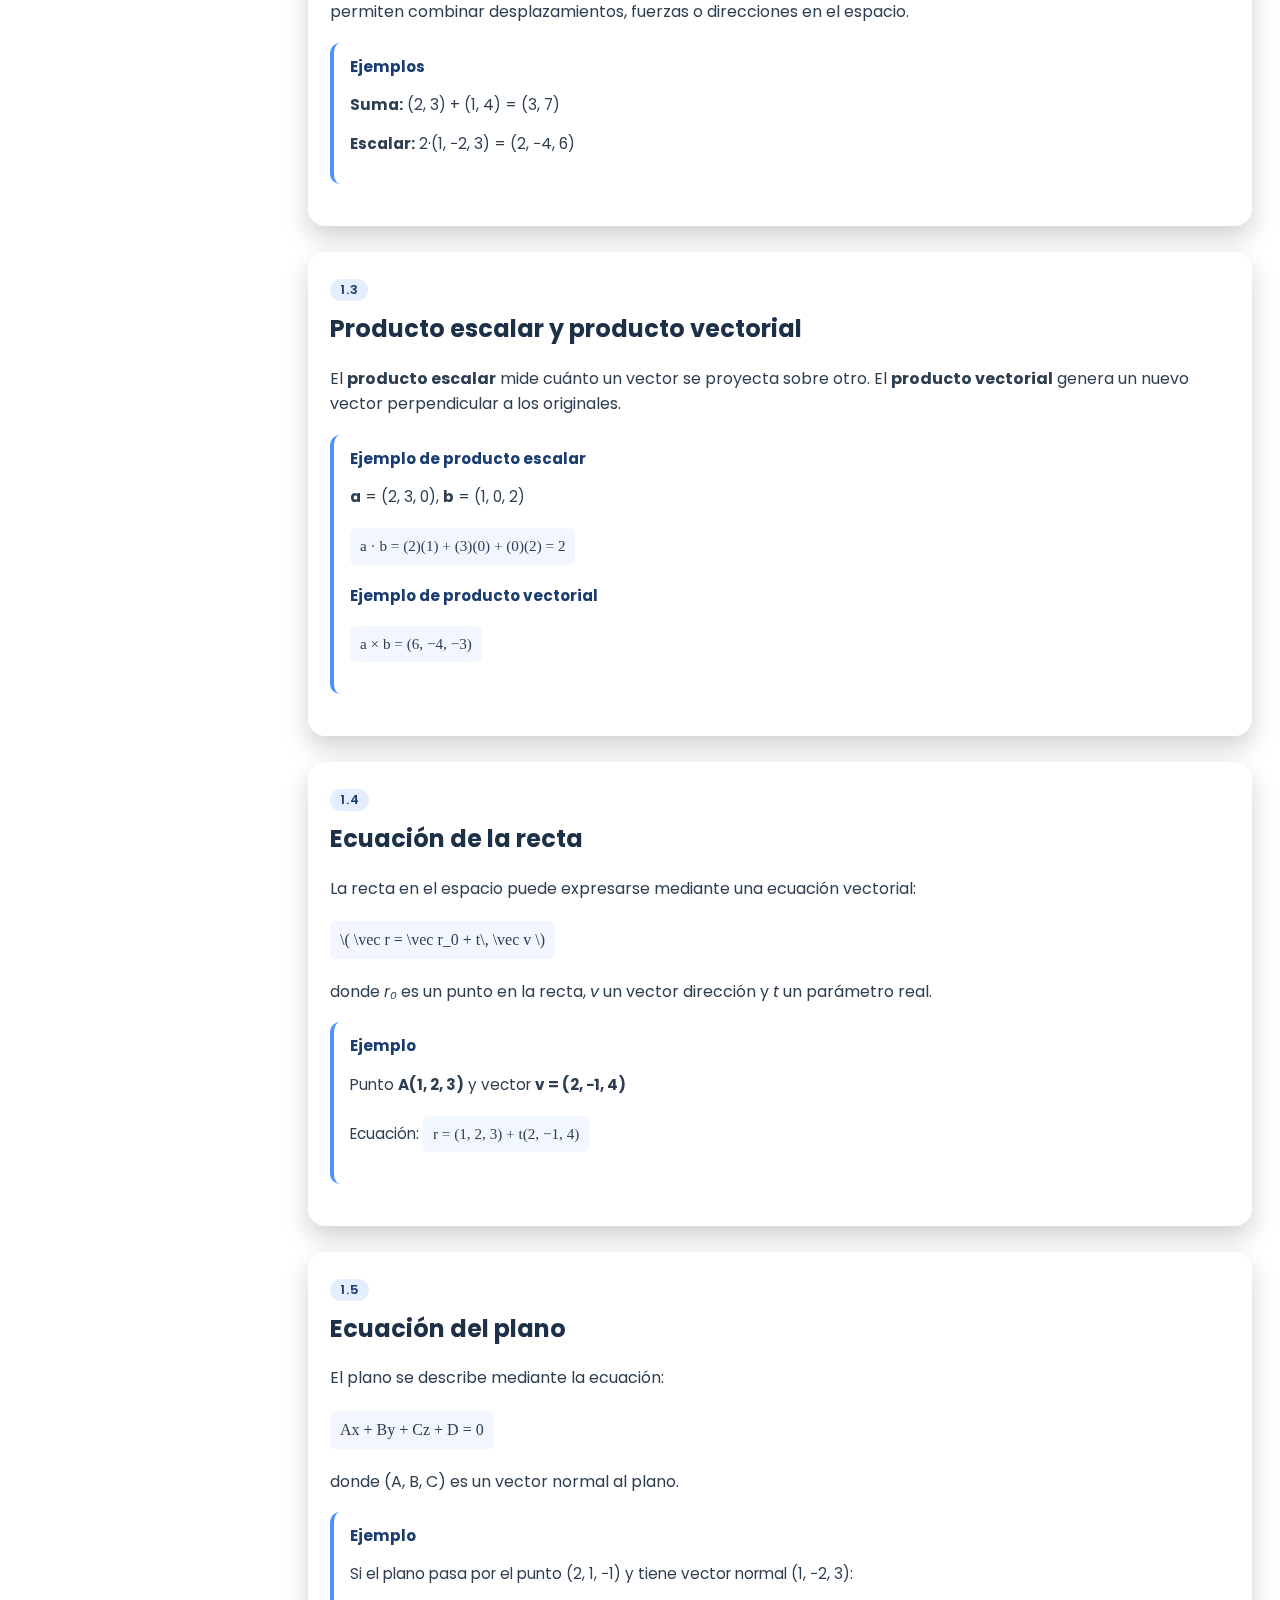
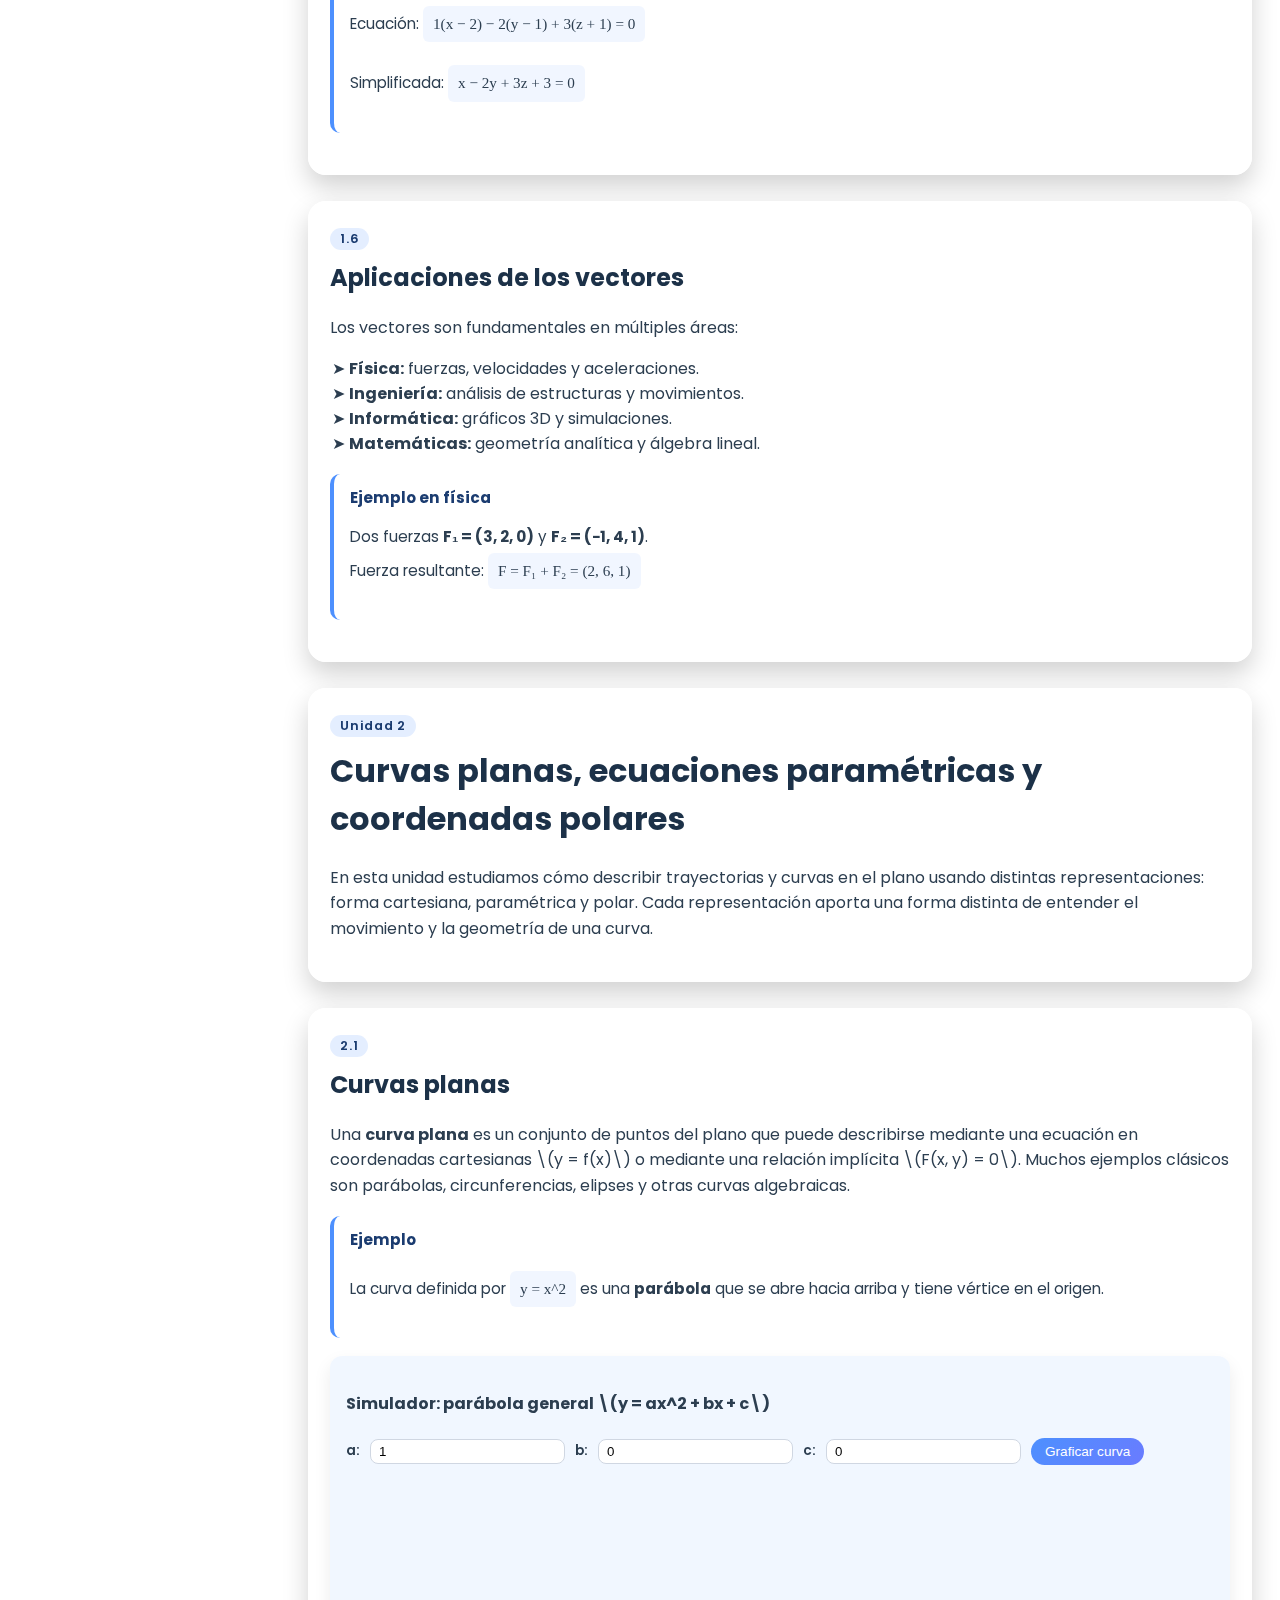
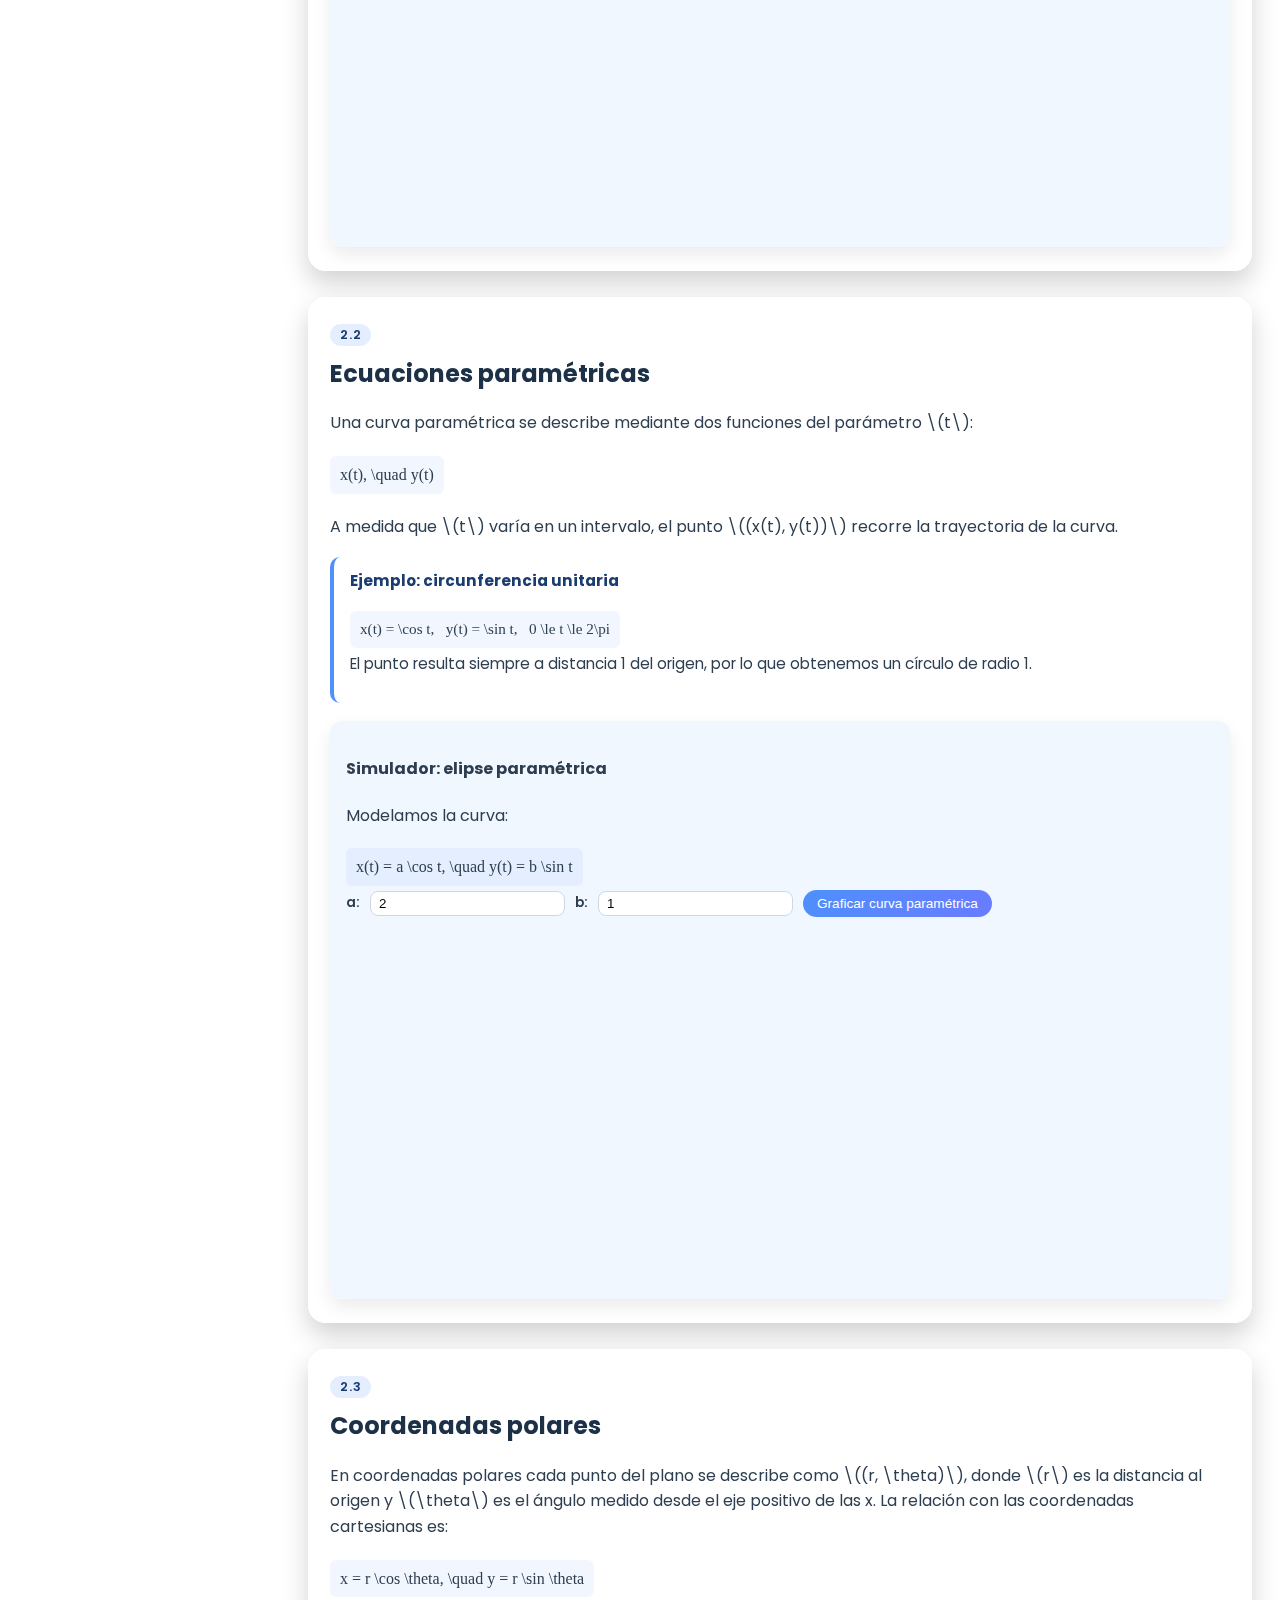
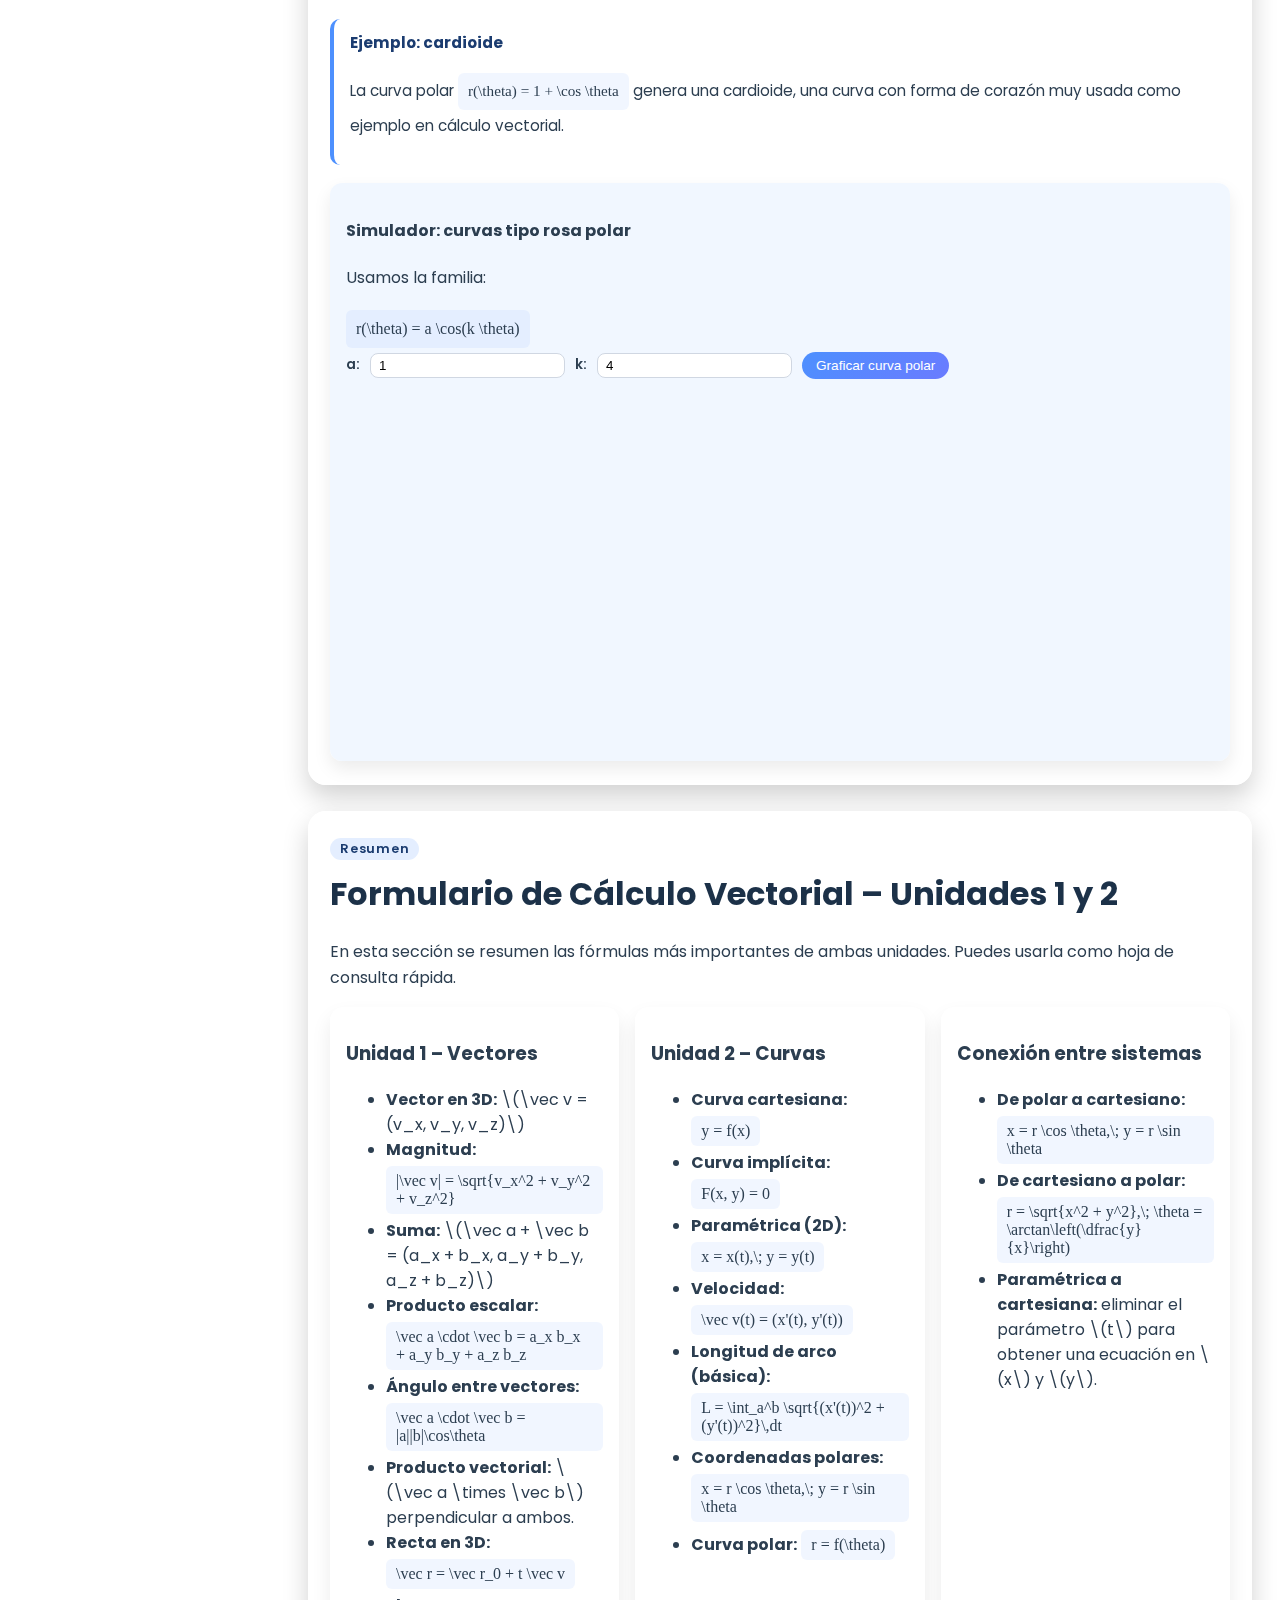
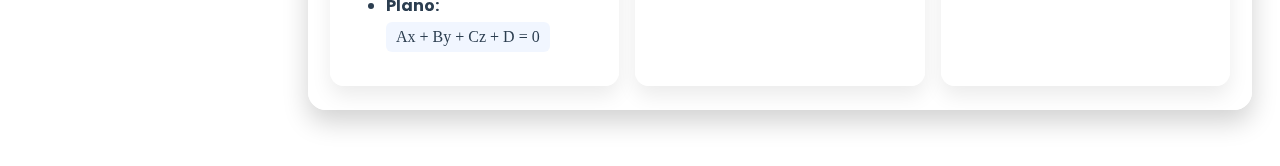
<file: destino.html>
<!DOCTYPE html>
<html lang="es">
<head>
    <meta charset="UTF-8">
    <meta name="viewport" content="width=device-width, initial-scale=1.0">
    <title>Enciclopedia - Cálculo Vectorial</title>
    <link rel="stylesheet" href="style2.css">
    <script src="https://cdn.plot.ly/plotly-latest.min.js"></script>
    <style>
        /* ++++++++++++++++++++++++++++
           LOGO EN LA BARRA LATERAL
        ++++++++++++++++++++++++++++ */
        .sidebar-logo {
            text-align: center;
            padding: 20px 10px;
            margin-bottom: 10px;
        }

        .sidebar-logo img {
            width: 80px;
            height: 80px;
            border-radius: 18px;
            margin-bottom: 6px;
            box-shadow: 0 4px 12px rgba(0, 0, 0, 0.15);
        }

        .sidebar-name {
            font-size: 20px;
            font-weight: 700;
            letter-spacing: 2px;
            color: #4b4fff;
            margin-top: -5px;
        }

        /* Estilos específicos de esta página (complementan style2.css) */
        .example-box {
            background: rgba(255, 255, 255, 0.85);
            border-left: 4px solid #4D90FE;
            padding: 12px 16px;
            margin: 18px 0;
            border-radius: 10px;
            font-size: 0.95rem;
        }
        .example-box h4 { margin: 0 0 6px 0; color: #1b3c70; }

        .formula {
            background: rgba(77, 144, 254, 0.08);
            border-radius: 6px;
            padding: 6px 10px;
            display: inline-block;
            font-family: "Consolas";
            margin: 4px 0;
        }
        ul.examples { list-style: "➤ "; padding-left: 1.2rem; }

        .tag {
            display: inline-block;
            padding: 2px 10px;
            border-radius: 999px;
            font-size: 0.8rem;
            background: rgba(77,144,254,0.15);
            color: #1b3c70;
            margin-bottom: 6px;
        }

        /* Simuladores Unidad 1 y 2 */
        .simulator-box {
            margin-top: 14px;
            border-radius: 12px;
            padding: 14px 16px;
            background: rgba(240, 247, 255, 0.95);
            box-shadow: 0 8px 18px rgba(0,0,0,0.08);
        }
        .sim-form {
            display: flex;
            flex-wrap: wrap;
            gap: 10px;
            align-items: center;
            margin-bottom: 8px;
        }
        .sim-form input {
            border-radius: 8px;
            border: 1px solid #d0d7e2;
            padding: 4px 8px;
        }
        .sim-form button {
            border: none;
            border-radius: 999px;
            padding: 6px 14px;
            background: linear-gradient(135deg, #4D90FE, #6a7bff);
            color: #fff;
            cursor: pointer;
        }
        
        .sim-plot { width: 100%; height: 360px; }

        .formula-grid {
            display: grid;
            grid-template-columns: repeat(auto-fit, minmax(260px, 1fr));
            gap: 16px;
            margin-top: 14px;
        }
        .formula-card {
            border-radius: 14px;
            padding: 14px 16px;
            background: rgba(255,255,255,0.92);
            box-shadow: 0 10px 20px rgba(0,0,0,0.08);
        }
    </style>
</head>
<body>
<div class="layout">
    <!-- Menú lateral -->
    <nav class="sidebar">
        <h2>Enciclopedia</h2>
        <ul>
            <li class="sidebar-section">UNIDAD 1 – Vectores</li>
            <li><a href="#u1-intro">1. Vectores en el espacio</a></li>
            <li><a href="#u1-definicion">1.1 Definición de vectores</a></li>
            <li><a href="#u1-algebra">1.2 Álgebra vectorial</a></li>
            <li><a href="#u1-productos">1.3 Producto escalar y vectorial</a></li>
            <li><a href="#u1-recta">1.4 Ecuación de la recta</a></li>
            <li><a href="#u1-plano">1.5 Ecuación del plano</a></li>
            <li><a href="#u1-aplicaciones">1.6 Aplicaciones</a></li>

            <li class="sidebar-section">UNIDAD 2 – Curvas y Coordenadas</li>
            <li><a href="#u2-intro">2. Introducción</a></li>
            <li><a href="#u2-curvas">2.1 Curvas planas</a></li>
            <li><a href="#u2-parametricas">2.2 Ecuaciones paramétricas</a></li>
            <li><a href="#u2-polares">2.3 Coordenadas polares</a></li>

            <li class="sidebar-section">Resumen</li>
            <li><a href="#formulas">📘 Formulario (U1 y U2)</a></li>
            <li><a href="calculadoras.html">🧮 Calculadoras interactivas</a></li>
        </ul>
    </nav>

    <!-- Contenido principal -->
    <main class="content">
        <!-- ================= UNIDAD 1 ================= -->
        <section id="u1-intro">
            <span class="tag">Unidad 1</span>
            <h1>Vectores en el espacio</h1>
            <p>Los vectores en el espacio permiten representar magnitudes físicas y matemáticas que poseen dirección, sentido y magnitud.
               Son herramientas fundamentales para describir posiciones, movimientos y fuerzas en el plano y en el espacio tridimensional.</p>
            <div class="example-box">
                <h4>Ejemplo</h4>
                <p>El vector <b>v = (3, 4, 0)</b> representa un desplazamiento de 3 unidades en x, 4 en y y 0 en z.<br>
                   Su magnitud se calcula como:
                   <span class="formula">|v| = √(3² + 4² + 0²) = 5</span></p>
            </div>
        </section>

        <section id="u1-definicion">
            <span class="tag">1.1</span>
            <h2>Definición de vectores</h2>
            <p>Un vector es un ente matemático representado por un segmento orientado, caracterizado por su magnitud, dirección y sentido.
               En el plano (2D) se representan con coordenadas <b>(x, y)</b>, mientras que en el espacio (3D) se representan con <b>(x, y, z)</b>.</p>
            <div class="example-box">
                <h4>Ejemplos</h4>
                <ul class="examples">
                    <li>Vector en 2D: <b>a = (2, -1)</b></li>
                    <li>Vector en 3D: <b>b = (1, 4, -3)</b></li>
                </ul>
            </div>

            <!-- Graficador interactivo 3D -->
            <div class="simulator-box">
                <h4>Simulador: graficador de vectores 3D</h4>
                <p>Ingresa los valores del vector para visualizarlo en el espacio 3D.</p>
                <div class="sim-form">
                    <label for="x">X:</label>
                    <input type="number" id="x" placeholder="X">
                    <label for="y">Y:</label>
                    <input type="number" id="y" placeholder="Y">
                    <label for="z">Z:</label>
                    <input type="number" id="z" placeholder="Z">
                    <button onclick="graficarVector()">Graficar</button>
                    <button onclick="resetVector()">Limpiar</button>
                </div>
                <div id="grafica" class="sim-plot"></div>
                <div class="example-box" id="resultado"></div>
            </div>
        </section>

        <section id="u1-algebra">
            <span class="tag">1.2</span>
            <h2>Álgebra vectorial</h2>
            <p>El álgebra vectorial estudia operaciones como la suma, resta y multiplicación por un escalar.
               Estas operaciones permiten combinar desplazamientos, fuerzas o direcciones en el espacio.</p>
            <div class="example-box">
                <h4>Ejemplos</h4>
                <p><b>Suma:</b> (2, 3) + (1, 4) = (3, 7)</p>
                <p><b>Escalar:</b> 2·(1, −2, 3) = (2, −4, 6)</p>
            </div>
        </section>

        <section id="u1-productos">
            <span class="tag">1.3</span>
            <h2>Producto escalar y producto vectorial</h2>
            <p>El <b>producto escalar</b> mide cuánto un vector se proyecta sobre otro.
               El <b>producto vectorial</b> genera un nuevo vector perpendicular a los originales.</p>
            <div class="example-box">
                <h4>Ejemplo de producto escalar</h4>
                <p><b>a</b> = (2, 3, 0), <b>b</b> = (1, 0, 2)</p>
                <p><span class="formula">a · b = (2)(1) + (3)(0) + (0)(2) = 2</span></p>
                <h4>Ejemplo de producto vectorial</h4>
                <p><span class="formula">a × b = (6, −4, −3)</span></p>
            </div>
        </section>

        <section id="u1-recta">
            <span class="tag">1.4</span>
            <h2>Ecuación de la recta</h2>
            <p>La recta en el espacio puede expresarse mediante una ecuación vectorial:</p>
            <p class="formula">\( \vec r = \vec r_0 + t\, \vec v \)</p>
            <p>donde <i>r₀</i> es un punto en la recta, <i>v</i> un vector dirección y <i>t</i> un parámetro real.</p>
            <div class="example-box">
                <h4>Ejemplo</h4>
                <p>Punto <b>A(1, 2, 3)</b> y vector <b>v = (2, −1, 4)</b></p>
                <p>Ecuación: <span class="formula">r = (1, 2, 3) + t(2, −1, 4)</span></p>
            </div>
        </section>

        <section id="u1-plano">
            <span class="tag">1.5</span>
            <h2>Ecuación del plano</h2>
            <p>El plano se describe mediante la ecuación:</p>
            <p class="formula">Ax + By + Cz + D = 0</p>
            <p>donde (A, B, C) es un vector normal al plano.</p>
            <div class="example-box">
                <h4>Ejemplo</h4>
                <p>Si el plano pasa por el punto (2, 1, −1) y tiene vector normal (1, −2, 3):</p>
                <p>Ecuación: <span class="formula">1(x − 2) − 2(y − 1) + 3(z + 1) = 0</span></p>
                <p>Simplificada: <span class="formula">x − 2y + 3z + 3 = 0</span></p>
            </div>
        </section>

        <section id="u1-aplicaciones">
            <span class="tag">1.6</span>
            <h2>Aplicaciones de los vectores</h2>
            <p>Los vectores son fundamentales en múltiples áreas:</p>
            <ul class="examples">
                <li><b>Física:</b> fuerzas, velocidades y aceleraciones.</li>
                <li><b>Ingeniería:</b> análisis de estructuras y movimientos.</li>
                <li><b>Informática:</b> gráficos 3D y simulaciones.</li>
                <li><b>Matemáticas:</b> geometría analítica y álgebra lineal.</li>
            </ul>
            <div class="example-box">
                <h4>Ejemplo en física</h4>
                <p>Dos fuerzas <b>F₁ = (3, 2, 0)</b> y <b>F₂ = (−1, 4, 1)</b>.<br>
                   Fuerza resultante:
                   <span class="formula">F = F₁ + F₂ = (2, 6, 1)</span></p>
            </div>
        </section>

        <!-- ================= UNIDAD 2 ================= -->
        <section id="u2-intro">
            <span class="tag">Unidad 2</span>
            <h1>Curvas planas, ecuaciones paramétricas y coordenadas polares</h1>
            <p>En esta unidad estudiamos cómo describir trayectorias y curvas en el plano usando distintas representaciones:
               forma cartesiana, paramétrica y polar. Cada representación aporta una forma distinta de entender el movimiento
               y la geometría de una curva.</p>
        </section>

        <section id="u2-curvas">
            <span class="tag">2.1</span>
            <h2>Curvas planas</h2>
            <p>Una <b>curva plana</b> es un conjunto de puntos del plano que puede describirse mediante una ecuación en coordenadas
               cartesianas \(y = f(x)\) o mediante una relación implícita \(F(x, y) = 0\). Muchos ejemplos clásicos son
               parábolas, circunferencias, elipses y otras curvas algebraicas.</p>
            <div class="example-box">
                <h4>Ejemplo</h4>
                <p>La curva definida por <span class="formula">y = x^2</span> es una <b>parábola</b> que se abre hacia arriba y tiene
                   vértice en el origen.</p>
            </div>
            <div class="simulator-box">
                <h4>Simulador: parábola general \(y = ax^2 + bx + c\)</h4>
                <div class="sim-form">
                    <label for="a-parab">a:</label><input type="number" id="a-parab" value="1" step="0.5">
                    <label for="b-parab">b:</label><input type="number" id="b-parab" value="0" step="0.5">
                    <label for="c-parab">c:</label><input type="number" id="c-parab" value="0" step="0.5">
                    <button onclick="graficarParabola()">Graficar curva</button>
                </div>
                <div id="grafica-parabola" class="sim-plot"></div>
            </div>
        </section>

        <section id="u2-parametricas">
            <span class="tag">2.2</span>
            <h2>Ecuaciones paramétricas</h2>
            <p>Una curva paramétrica se describe mediante dos funciones del parámetro \(t\):</p>
            <p class="formula">x(t), \quad y(t)</p>
            <p>A medida que \(t\) varía en un intervalo, el punto \((x(t), y(t))\) recorre la trayectoria de la curva.</p>
            <div class="example-box">
                <h4>Ejemplo: circunferencia unitaria</h4>
                <p><span class="formula">x(t) = \cos t, &nbsp; y(t) = \sin t, &nbsp; 0 \le t \le 2\pi</span><br>
                   El punto resulta siempre a distancia 1 del origen, por lo que obtenemos un círculo de radio 1.</p>
            </div>
            <div class="simulator-box">
                <h4>Simulador: elipse paramétrica</h4>
                <p>Modelamos la curva:</p>
                <p class="formula">x(t) = a \cos t, \quad y(t) = b \sin t</p>
                <div class="sim-form">
                    <label for="a-ellipse">a:</label><input type="number" id="a-ellipse" value="2" step="0.5">
                    <label for="b-ellipse">b:</label><input type="number" id="b-ellipse" value="1" step="0.5">
                    <button onclick="graficarElipse()">Graficar curva paramétrica</button>
                </div>
                <div id="grafica-elipse" class="sim-plot"></div>
            </div>
        </section>

        <section id="u2-polares">
            <span class="tag">2.3</span>
            <h2>Coordenadas polares</h2>
            <p>En coordenadas polares cada punto del plano se describe como \((r, \theta)\), donde \(r\) es la distancia al origen y
               \(\theta\) es el ángulo medido desde el eje positivo de las x. La relación con las coordenadas cartesianas es:</p>
            <p class="formula">x = r \cos \theta, \quad y = r \sin \theta</p>
            <div class="example-box">
                <h4>Ejemplo: cardioide</h4>
                <p>La curva polar <span class="formula">r(\theta) = 1 + \cos \theta</span> genera una cardioide, una curva con forma
                   de corazón muy usada como ejemplo en cálculo vectorial.</p>
            </div>
            <div class="simulator-box">
                <h4>Simulador: curvas tipo rosa polar</h4>
                <p>Usamos la familia:</p>
                <p class="formula">r(\theta) = a \cos(k \theta)</p>
                <div class="sim-form">
                    <label for="a-rose">a:</label><input type="number" id="a-rose" value="1" step="0.5">
                    <label for="k-rose">k:</label><input type="number" id="k-rose" value="4" step="1">
                    <button onclick="graficarRosa()">Graficar curva polar</button>
                </div>
                <div id="grafica-rosa" class="sim-plot"></div>
            </div>
        </section>

        <!-- ================= FORMULARIO ================= -->
        <section id="formulas">
            <span class="tag">Resumen</span>
            <h1>Formulario de Cálculo Vectorial – Unidades 1 y 2</h1>
            <p>En esta sección se resumen las fórmulas más importantes de ambas unidades. Puedes usarla como hoja de consulta rápida.</p>

            <div class="formula-grid">
                <div class="formula-card">
                    <h3>Unidad 1 – Vectores</h3>
                    <ul>
                        <li><b>Vector en 3D:</b> \(\vec v = (v_x, v_y, v_z)\)</li>
                        <li><b>Magnitud:</b> <span class="formula">|\vec v| = \sqrt{v_x^2 + v_y^2 + v_z^2}</span></li>
                        <li><b>Suma:</b> \(\vec a + \vec b = (a_x + b_x, a_y + b_y, a_z + b_z)\)</li>
                        <li><b>Producto escalar:</b> <span class="formula">\vec a \cdot \vec b = a_x b_x + a_y b_y + a_z b_z</span></li>
                        <li><b>Ángulo entre vectores:</b> <span class="formula">\vec a \cdot \vec b = |a||b|\cos\theta</span></li>
                        <li><b>Producto vectorial:</b> \(\vec a \times \vec b\) perpendicular a ambos.</li>
                        <li><b>Recta en 3D:</b> <span class="formula">\vec r = \vec r_0 + t \vec v</span></li>
                        <li><b>Plano:</b> <span class="formula">Ax + By + Cz + D = 0</span></li>
                    </ul>
                </div>

                <div class="formula-card">
                    <h3>Unidad 2 – Curvas</h3>
                    <ul>
                        <li><b>Curva cartesiana:</b> <span class="formula">y = f(x)</span></li>
                        <li><b>Curva implícita:</b> <span class="formula">F(x, y) = 0</span></li>
                        <li><b>Paramétrica (2D):</b> <span class="formula">x = x(t),\; y = y(t)</span></li>
                        <li><b>Velocidad:</b> <span class="formula">\vec v(t) = (x'(t), y'(t))</span></li>
                        <li><b>Longitud de arco (básica):</b> <span class="formula">L = \int_a^b \sqrt{(x'(t))^2 + (y'(t))^2}\,dt</span></li>
                        <li><b>Coordenadas polares:</b> <span class="formula">x = r \cos \theta,\; y = r \sin \theta</span></li>
                        <li><b>Curva polar:</b> <span class="formula">r = f(\theta)</span></li>
                    </ul>
                </div>

                <div class="formula-card">
                    <h3>Conexión entre sistemas</h3>
                    <ul>
                        <li><b>De polar a cartesiano:</b>
                            <span class="formula">x = r \cos \theta,\; y = r \sin \theta</span></li>
                        <li><b>De cartesiano a polar:</b>
                            <span class="formula">r = \sqrt{x^2 + y^2},\; \theta = \arctan\left(\dfrac{y}{x}\right)</span></li>
                        <li><b>Paramétrica a cartesiana:</b>
                            eliminar el parámetro \(t\) para obtener una ecuación en \(x\) y \(y\).</li>
                    </ul>
                </div>
            </div>
        </section>

    </main>
</div>

<script>
    // =================== Simulador vector 3D ===================
    let vectores = [];
    function graficarVector() {
        const x = parseFloat(document.getElementById("x").value);
        const y = parseFloat(document.getElementById("y").value);
        const z = parseFloat(document.getElementById("z").value);
        if (isNaN(x) || isNaN(y) || isNaN(z)) {
            alert("Por favor ingresa valores válidos para X, Y y Z");
            return;
        }
        vectores.push({ x, y, z });
        const data = vectores.map(v => ({
            type: 'scatter3d',
            mode: 'lines+markers',
            x: [0, v.x],
            y: [0, v.y],
            z: [0, v.z],
            line: { width: 6 },
            marker: { size: 4 }
        }));
        const layout = {
            margin: { l: 0, r: 0, b: 0, t: 0 },
            scene: {
                xaxis: { title: 'X' },
                yaxis: { title: 'Y' },
                zaxis: { title: 'Z' }
            }
        };
        Plotly.react('grafica', data, layout);
        const magnitud = Math.sqrt(x*x + y*y + z*z).toFixed(2);
        const dir = magnitud == 0 ? '(0, 0, 0)' :
            `(${(x/magnitud).toFixed(2)}, ${(y/magnitud).toFixed(2)}, ${(z/magnitud).toFixed(2)})`;
        document.getElementById("resultado").innerHTML =
            `<b>Magnitud:</b> |v| = ${magnitud} &nbsp; | &nbsp; <b>Dirección unitaria:</b> ${dir}`;
    }
    function resetVector() {
        vectores = [];
        ['x', 'y', 'z'].forEach(id => document.getElementById(id).value = "");
        Plotly.purge('grafica');
        document.getElementById("resultado").innerHTML = "";
    }

    // =================== Unidad 2: Curvas planas ===================
    function graficarParabola() {
        const a = parseFloat(document.getElementById('a-parab').value) || 0;
        const b = parseFloat(document.getElementById('b-parab').value) || 0;
        const c = parseFloat(document.getElementById('c-parab').value) || 0;
        const xs = [];
        const ys = [];
        for (let x = -5; x <= 5; x += 0.1) {
            xs.push(x);
            ys.push(a*x*x + b*x + c);
        }
        const data = [{ x: xs, y: ys, mode: 'lines', type: 'scatter' }];
        const layout = {
            margin: { l: 40, r: 10, b: 40, t: 10 },
            xaxis: { title: 'x' },
            yaxis: { title: 'y', zeroline: true }
        };
        Plotly.react('grafica-parabola', data, layout);
    }

    // =================== Unidad 2: Paramétricas ===================
    function graficarElipse() {
        const a = parseFloat(document.getElementById('a-ellipse').value) || 1;
        const b = parseFloat(document.getElementById('b-ellipse').value) || 1;
        const xs = [];
        const ys = [];
        for (let t = 0; t <= 2*Math.PI; t += 0.02) {
            xs.push(a * Math.cos(t));
            ys.push(b * Math.sin(t));
        }
        const data = [{ x: xs, y: ys, mode: 'lines', type: 'scatter' }];
        const layout = {
            margin: { l: 40, r: 10, b: 40, t: 10 },
            xaxis: { title: 'x', scaleanchor: 'y' },
            yaxis: { title: 'y' }
        };
        Plotly.react('grafica-elipse', data, layout);
    }

    // =================== Unidad 2: Polares ===================
    function graficarRosa() {
        const a = parseFloat(document.getElementById('a-rose').value) || 1;
        const k = parseInt(document.getElementById('k-rose').value) || 1;
        const xs = [];
        const ys = [];
        for (let t = 0; t <= 2*Math.PI; t += 0.005) {
            const r = a * Math.cos(k * t);
            xs.push(r * Math.cos(t));
            ys.push(r * Math.sin(t));
        }
        const data = [{ x: xs, y: ys, mode: 'lines', type: 'scatter' }];
        const layout = {
            margin: { l: 40, r: 10, b: 40, t: 10 },
            xaxis: { title: 'x', scaleanchor: 'y' },
            yaxis: { title: 'y' }
        };
        Plotly.react('grafica-rosa', data, layout);
    }
</script>
</body>
</html>
</file>
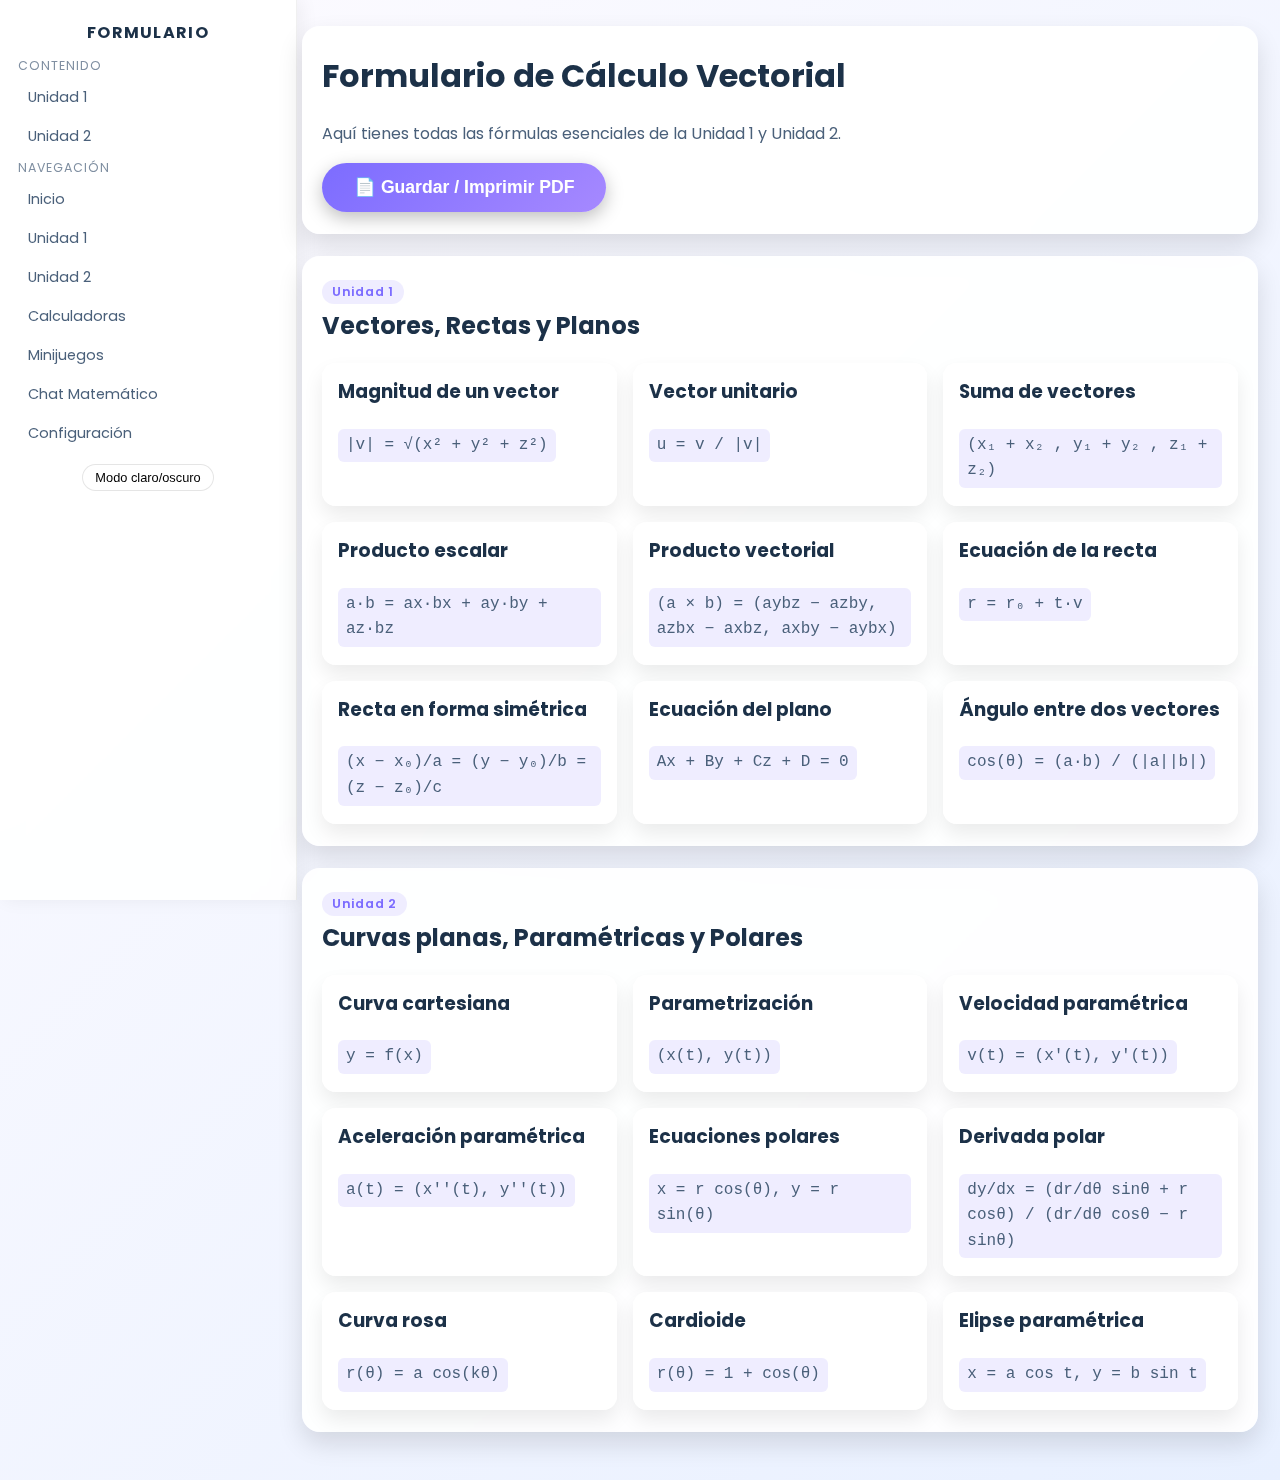
<file: formulario.html>
<!DOCTYPE html>
<html lang="es">
<head>
  <meta charset="UTF-8">
  <meta name="viewport" content="width=device-width, initial-scale=1.0">
  <title>Formulario – Cálculo Vectorial</title>
  <link rel="stylesheet" href="style.css">
</head>
<body>

<div class="layout">

  <!-- Sidebar -->
  <nav class="sidebar">
    <h2>Formulario</h2>

    <ul>
      <li class="sidebar-section">Contenido</li>
      <li><a href="#u1">Unidad 1</a></li>
      <li><a href="#u2">Unidad 2</a></li>

      <li class="sidebar-section">Navegación</li>
      <li><a href="index.html">Inicio</a></li>
      <li><a href="U1.html">Unidad 1</a></li>
      <li><a href="U2.html">Unidad 2</a></li>
      <li><a href="calculadoras.html">Calculadoras</a></li>
      <li><a href="juegos.html">Minijuegos</a></li>
      <li><a href="chat.html">Chat Matemático</a></li>
      <li><a href="config.html">Configuración</a></li>
    </ul>

    <div class="theme-toggle">
      <button onclick="toggleTheme()">Modo claro/oscuro</button>
    </div>
  </nav>

  <!-- Contenido -->
  <main class="content">

    <section>
      <h1>Formulario de Cálculo Vectorial</h1>
      <p>Aquí tienes todas las fórmulas esenciales de la Unidad 1 y Unidad 2.</p>
      <button class="btn-start" onclick="window.print()">📄 Guardar / Imprimir PDF</button>
    </section>

    <!-- UNIDAD 1 -->
    <section id="u1">
      <span class="tag">Unidad 1</span>
      <h2>Vectores, Rectas y Planos</h2>

      <div class="formula-grid">

        <div class="formula-card">
          <h3>Magnitud de un vector</h3>
          <p class="formula">|v| = √(x² + y² + z²)</p>
        </div>

        <div class="formula-card">
          <h3>Vector unitario</h3>
          <p class="formula">u = v / |v|</p>
        </div>

        <div class="formula-card">
          <h3>Suma de vectores</h3>
          <p class="formula">(x₁ + x₂ , y₁ + y₂ , z₁ + z₂)</p>
        </div>

        <div class="formula-card">
          <h3>Producto escalar</h3>
          <p class="formula">a·b = ax·bx + ay·by + az·bz</p>
        </div>

        <div class="formula-card">
          <h3>Producto vectorial</h3>
          <p class="formula">(a × b) = (aybz − azby, azbx − axbz, axby − aybx)</p>
        </div>

        <div class="formula-card">
          <h3>Ecuación de la recta</h3>
          <p class="formula">r = r₀ + t·v</p>
        </div>

        <div class="formula-card">
          <h3>Recta en forma simétrica</h3>
          <p class="formula">(x − x₀)/a = (y − y₀)/b = (z − z₀)/c</p>
        </div>

        <div class="formula-card">
          <h3>Ecuación del plano</h3>
          <p class="formula">Ax + By + Cz + D = 0</p>
        </div>

        <div class="formula-card">
          <h3>Ángulo entre dos vectores</h3>
          <p class="formula">cos(θ) = (a·b) / (|a||b|)</p>
        </div>

      </div>
    </section>

    <!-- UNIDAD 2 -->
    <section id="u2">
      <span class="tag">Unidad 2</span>
      <h2>Curvas planas, Paramétricas y Polares</h2>

      <div class="formula-grid">

        <div class="formula-card">
          <h3>Curva cartesiana</h3>
          <p class="formula">y = f(x)</p>
        </div>

        <div class="formula-card">
          <h3>Parametrización</h3>
          <p class="formula">(x(t), y(t))</p>
        </div>

        <div class="formula-card">
          <h3>Velocidad paramétrica</h3>
          <p class="formula">v(t) = (x'(t), y'(t))</p>
        </div>

        <div class="formula-card">
          <h3>Aceleración paramétrica</h3>
          <p class="formula">a(t) = (x''(t), y''(t))</p>
        </div>

        <div class="formula-card">
          <h3>Ecuaciones polares</h3>
          <p class="formula">x = r cos(θ), y = r sin(θ)</p>
        </div>

        <div class="formula-card">
          <h3>Derivada polar</h3>
          <p class="formula">dy/dx = (dr/dθ sinθ + r cosθ) / (dr/dθ cosθ − r sinθ)</p>
        </div>

        <div class="formula-card">
          <h3>Curva rosa</h3>
          <p class="formula">r(θ) = a cos(kθ)</p>
        </div>

        <div class="formula-card">
          <h3>Cardioide</h3>
          <p class="formula">r(θ) = 1 + cos(θ)</p>
        </div>

        <div class="formula-card">
          <h3>Elipse paramétrica</h3>
          <p class="formula">x = a cos t, y = b sin t</p>
        </div>

      </div>
    </section>

  </main>
</div>

<script>
(function () {
  const saved = localStorage.getItem('theme');
  if (saved === 'dark') document.body.classList.add('dark');
})();
function toggleTheme() {
  document.body.classList.toggle('dark');
  localStorage.setItem('theme', document.body.classList.contains('dark') ? 'dark' : 'light');
}
</script>

</body>
</html>
</file>
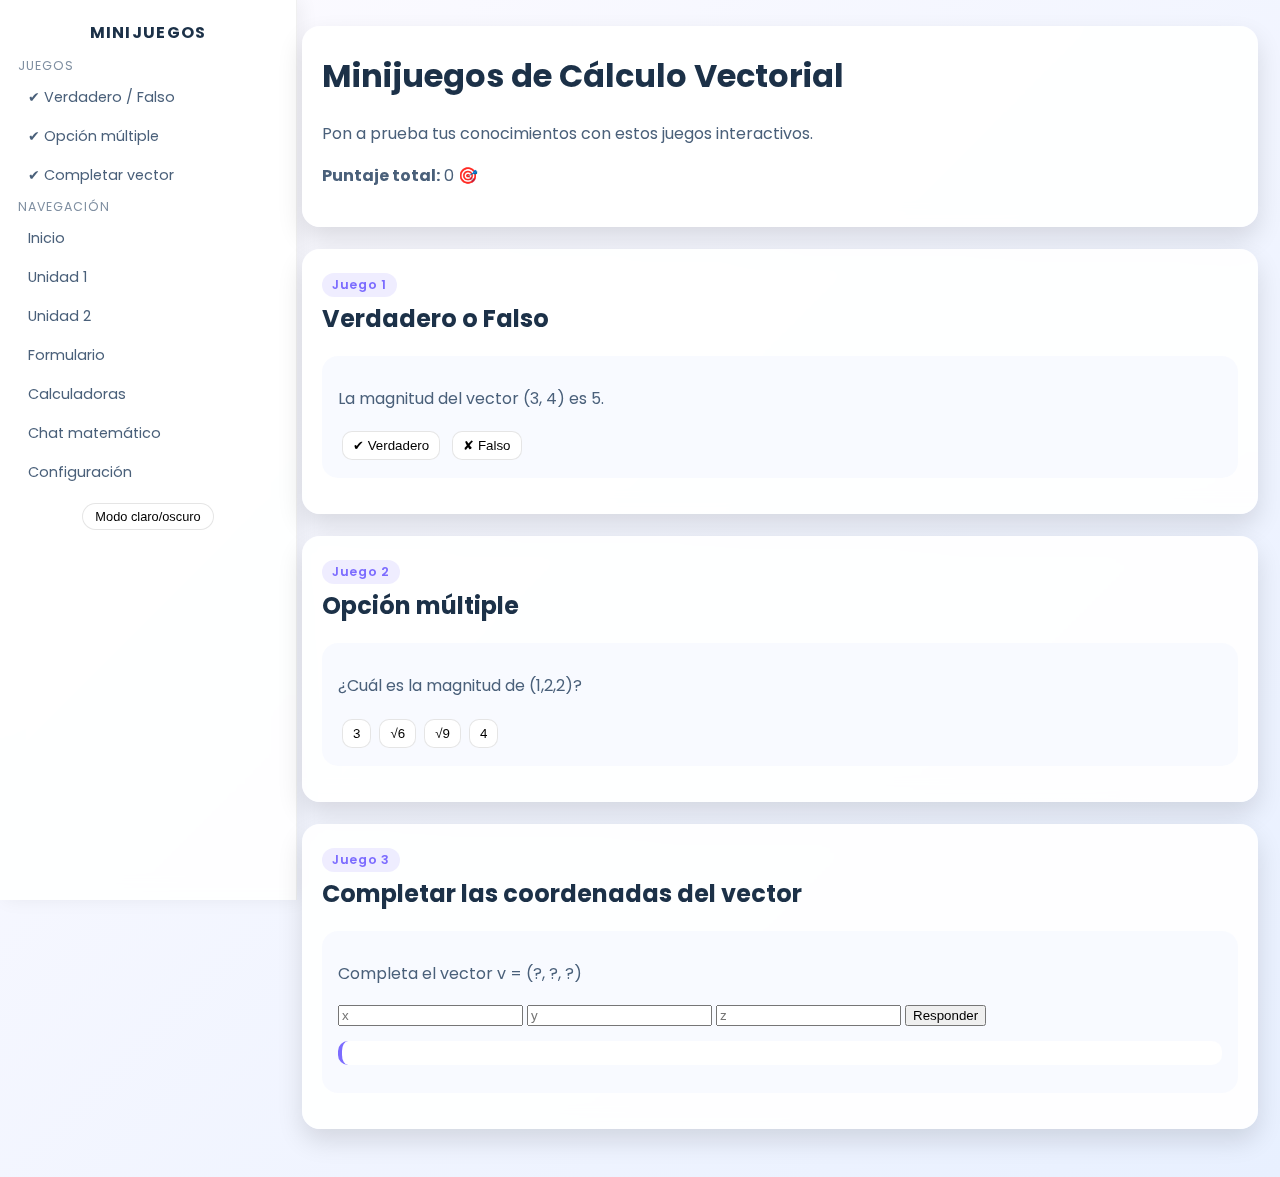
<file: juegos.html>
<!DOCTYPE html>
<html lang="es">
<head>
  <meta charset="UTF-8">
  <meta name="viewport" content="width=device-width, initial-scale=1.0">
  <title>Minijuegos – Cálculo Vectorial</title>
  <link rel="stylesheet" href="style.css">
</head>

<body>

<div class="layout">

  <!-- Sidebar -->
  <nav class="sidebar">
    <h2>Minijuegos</h2>

    <ul>
      <li class="sidebar-section">Juegos</li>
      <li><a href="#vf">✔ Verdadero / Falso</a></li>
      <li><a href="#opciones">✔ Opción múltiple</a></li>
      <li><a href="#vector">✔ Completar vector</a></li>

      <li class="sidebar-section">Navegación</li>
      <li><a href="index.html">Inicio</a></li>
      <li><a href="U1.html">Unidad 1</a></li>
      <li><a href="U2.html">Unidad 2</a></li>
      <li><a href="formulario.html">Formulario</a></li>
      <li><a href="calculadoras.html">Calculadoras</a></li>
      <li><a href="chat.html">Chat matemático</a></li>
      <li><a href="config.html">Configuración</a></li>
    </ul>

    <div class="theme-toggle">
      <button onclick="toggleTheme()">Modo claro/oscuro</button>
    </div>
  </nav>

  <!-- CONTENIDO -->
  <main class="content">

    <section>
      <h1>Minijuegos de Cálculo Vectorial</h1>
      <p>Pon a prueba tus conocimientos con estos juegos interactivos.</p>
      <p><b>Puntaje total:</b> <span id="score">0</span> 🎯</p>
    </section>

    <!-- Verdadero o Falso -->
    <section id="vf">
      <span class="tag">Juego 1</span>
      <h2>Verdadero o Falso</h2>

      <div class="game-card">
        <p id="vf-pregunta">Cargando...</p>

        <div class="game-options">
          <button onclick="respuestaVF(true)">✔ Verdadero</button>
          <button onclick="respuestaVF(false)">✘ Falso</button>
        </div>
      </div>
    </section>

    <!-- Opción múltiple -->
    <section id="opciones">
      <span class="tag">Juego 2</span>
      <h2>Opción múltiple</h2>

      <div class="game-card">
        <p id="op-pregunta">Cargando...</p>

        <div id="op-opciones" class="game-options"></div>
      </div>
    </section>

    <!-- Completar vector -->
    <section id="vector">
      <span class="tag">Juego 3</span>
      <h2>Completar las coordenadas del vector</h2>

      <div class="game-card">
        <p id="vec-pregunta">Cargando...</p>

        <input type="number" id="vx" placeholder="x">
        <input type="number" id="vy" placeholder="y">
        <input type="number" id="vz" placeholder="z">

        <button onclick="respuestaVector()">Responder</button>

        <div id="vec-res" class="example-box"></div>
      </div>
    </section>

  </main>

</div>

<script>
/* ==============================
   MODO OSCURO
============================== */
(function () {
  const saved = localStorage.getItem('theme');
  if (saved === 'dark') document.body.classList.add('dark');
})();
function toggleTheme() {
  document.body.classList.toggle('dark');
  localStorage.setItem('theme', document.body.classList.contains('dark') ? 'dark' : 'light');
}

/* ==============================
   SISTEMA DE PUNTAJE
============================== */
let score = 0;
function addScore() {
  score++;
  document.getElementById("score").textContent = score;
}

/* ==============================
   JUEGO 1: VERDADERO / FALSO
============================== */
const preguntasVF = [
  { texto: "La magnitud del vector (3, 4) es 5.", resp: true },
  { texto: "El producto cruz produce un número.", resp: false },
  { texto: "Una recta en 3D tiene infinitos puntos.", resp: true },
  { texto: "En polares, x = r·cos(θ).", resp: true },
  { texto: "El vector (0,0,0) tiene dirección definida.", resp: false }
];
let actualVF = 0;

function cargarVF() {
  document.getElementById("vf-pregunta").textContent =
    preguntasVF[actualVF].texto;
}

function respuestaVF(valor) {
  if (valor === preguntasVF[actualVF].resp) {
    alert("✔ Correcto!");
    addScore();
  } else {
    alert("✘ Incorrecto");
  }
  actualVF = (actualVF + 1) % preguntasVF.length;
  cargarVF();
}

/* ==============================
   JUEGO 2: OPCIÓN MÚLTIPLE
============================== */
const preguntasOP = [
  {
    p: "¿Cuál es la magnitud de (1,2,2)?",
    opciones: ["3", "√6", "√9", "4"],
    correcta: "3"
  },
  {
    p: "¿Cuál es la forma paramétrica de una recta?",
    opciones: ["r = r₀ + t·v", "Ax + By + Cz + D = 0", "x²+y²=1"],
    correcta: "r = r₀ + t·v"
  },
  {
    p: "¿Cuál es x en coordenadas polares?",
    opciones: ["r·sen(θ)", "r·tan(θ)", "r·cos(θ)"],
    correcta: "r·cos(θ)"
  }
];

let actualOP = 0;

function cargarOP() {
  document.getElementById("op-pregunta").textContent =
    preguntasOP[actualOP].p;

  let cont = document.getElementById("op-opciones");
  cont.innerHTML = "";
  preguntasOP[actualOP].opciones.forEach(op => {
    let btn = document.createElement("button");
    btn.textContent = op;
    btn.onclick = () => respuestaOP(op);
    cont.appendChild(btn);
  });
}

function respuestaOP(op) {
  if (op === preguntasOP[actualOP].correcta) {
    alert("✔ Correcto!");
    addScore();
  } else {
    alert("✘ Incorrecto");
  }
  actualOP = (actualOP + 1) % preguntasOP.length;
  cargarOP();
}

/* ==============================
   JUEGO 3: COMPLETAR VECTOR
============================== */
let vecActual = {
  x: 2,
  y: -1,
  z: 3
};

function cargarVector() {
  document.getElementById("vec-pregunta").textContent =
    "Completa el vector v = (?, ?, ?)";
}

function respuestaVector() {
  let x = document.getElementById("vx").value;
  let y = document.getElementById("vy").value;
  let z = document.getElementById("vz").value;

  if (x == vecActual.x && y == vecActual.y && z == vecActual.z) {
    document.getElementById("vec-res").innerHTML =
      "<b>✔ Correcto!</b>";
    addScore();
  } else {
    document.getElementById("vec-res").innerHTML =
      `<b>✘ Incorrecto.</b> La respuesta era (${vecActual.x}, ${vecActual.y}, ${vecActual.z}).`;
  }
}

cargarVF();
cargarOP();
cargarVector();

</script>

</body>
</html>
</file>
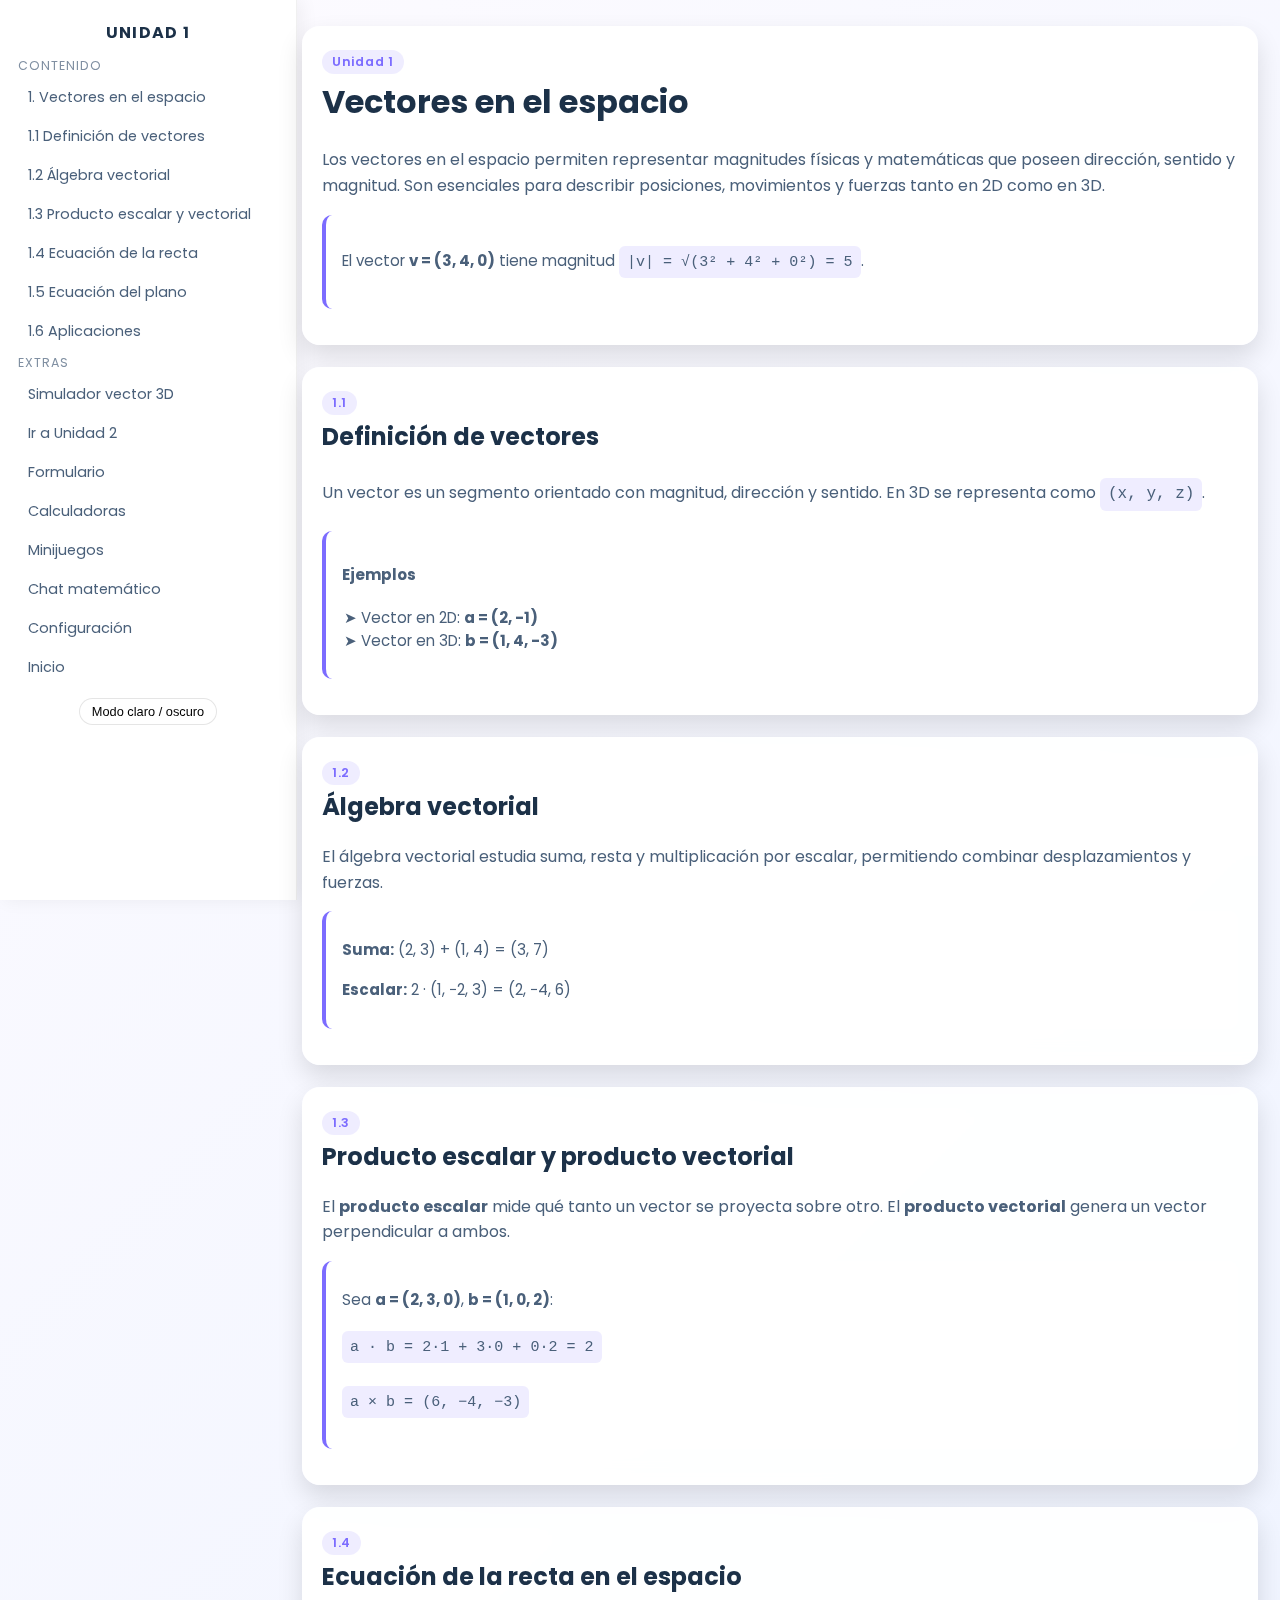
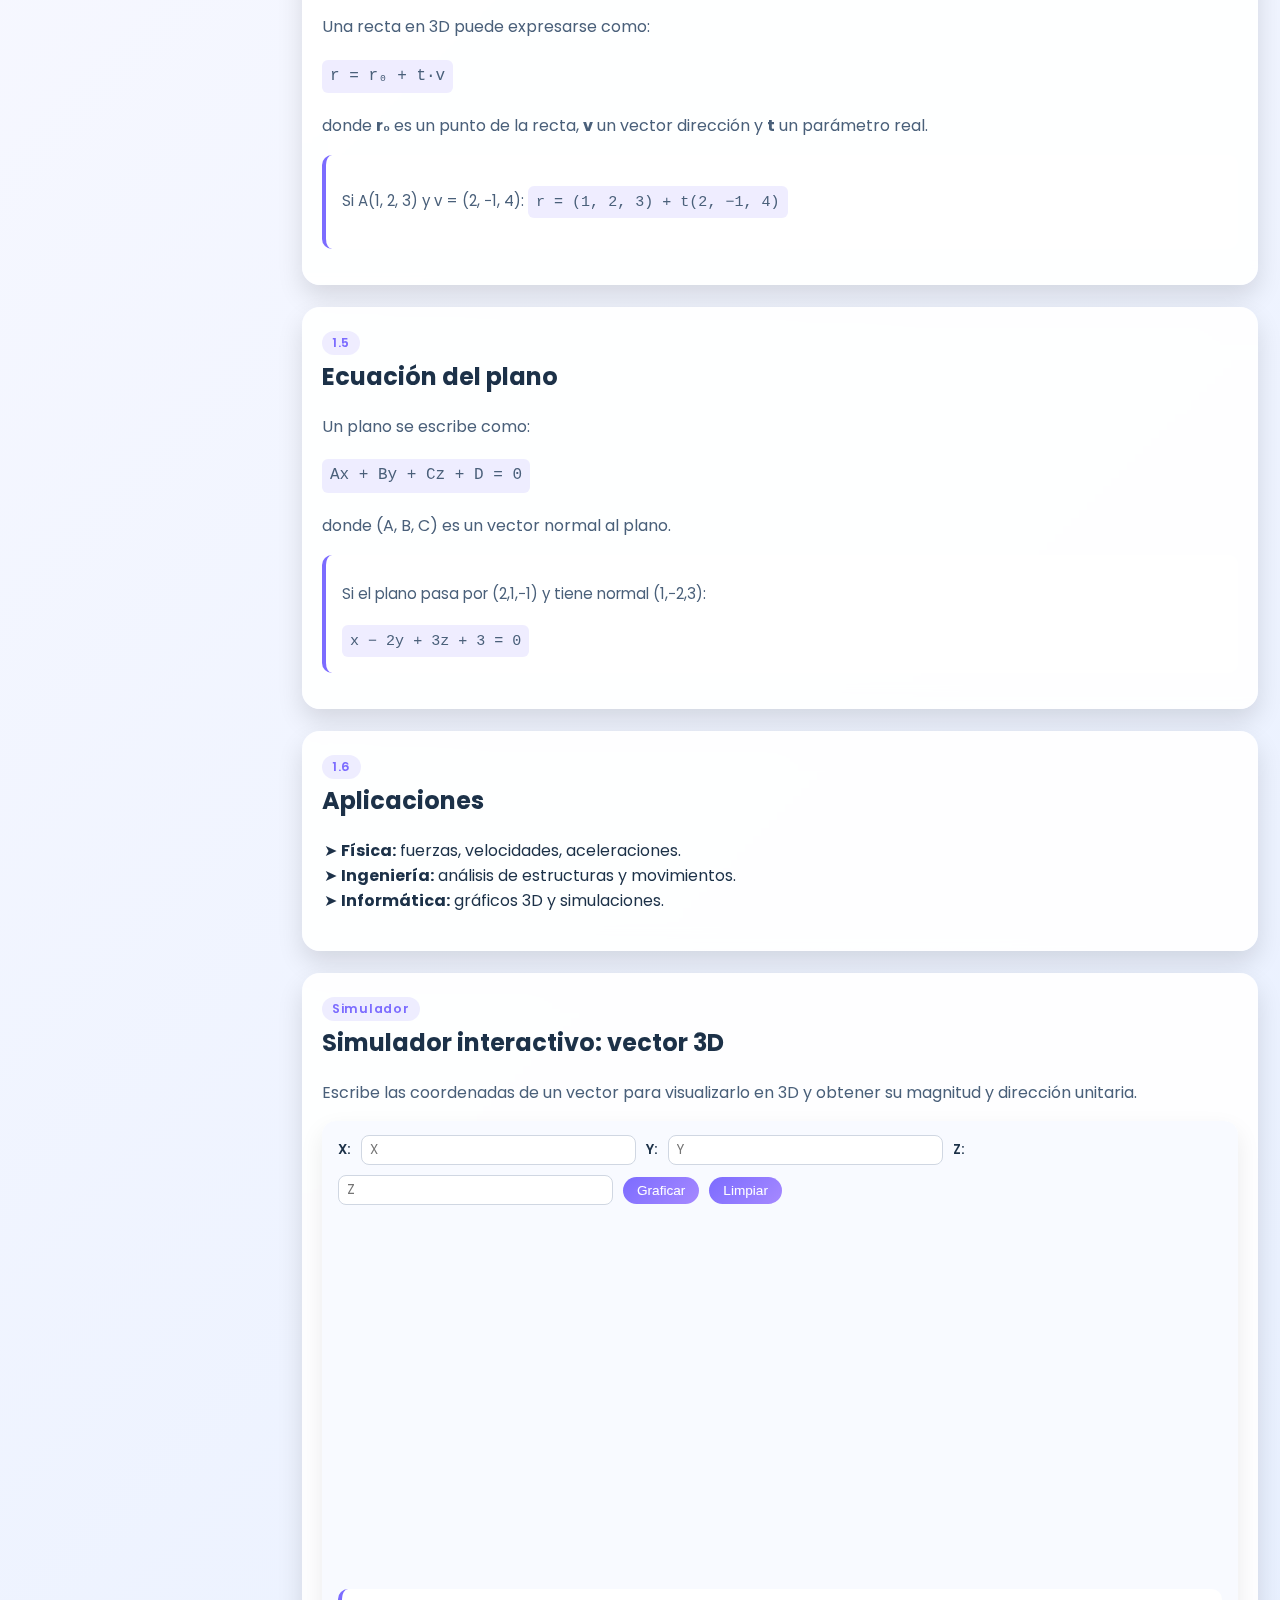
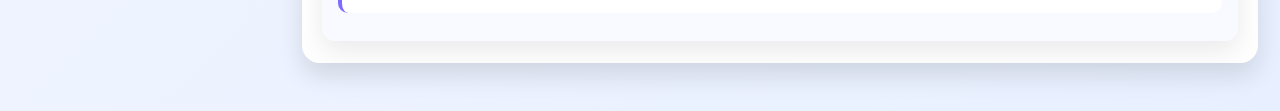
<file: U1.html>
<!DOCTYPE html>
<html lang="es">
<head>
  <meta charset="UTF-8">
  <meta name="viewport" content="width=device-width, initial-scale=1.0">
  <title>Unidad 1 - Vectores</title>
  <link rel="stylesheet" href="style.css">
  <script src="https://cdn.plot.ly/plotly-latest.min.js"></script>
</head>
<body>
<div class="layout">
  <nav class="sidebar">
    <h2>Unidad 1</h2>
    <ul>
      <li class="sidebar-section">Contenido</li>
      <li><a href="#u1-intro">1. Vectores en el espacio</a></li>
      <li><a href="#u1-def">1.1 Definición de vectores</a></li>
      <li><a href="#u1-algebra">1.2 Álgebra vectorial</a></li>
      <li><a href="#u1-prod">1.3 Producto escalar y vectorial</a></li>
      <li><a href="#u1-recta">1.4 Ecuación de la recta</a></li>
      <li><a href="#u1-plano">1.5 Ecuación del plano</a></li>
      <li><a href="#u1-apl">1.6 Aplicaciones</a></li>

      <li class="sidebar-section">Extras</li>
      <li><a href="#u1-sim">Simulador vector 3D</a></li>
      <li><a href="u2.html">Ir a Unidad 2</a></li>
      <li><a href="formulario.html">Formulario</a></li>
      <li><a href="calculadoras.html">Calculadoras</a></li>
      <li><a href="juegos.html">Minijuegos</a></li>
      <li><a href="chat.html">Chat matemático</a></li>
      <li><a href="config.html">Configuración</a></li>
      <li><a href="index.html">Inicio</a></li>
    </ul>
    <div class="theme-toggle">
      <button onclick="toggleTheme()">Modo claro / oscuro</button>
    </div>
  </nav>

  <main class="content">
    <section id="u1-intro">
      <span class="tag">Unidad 1</span>
      <h1>Vectores en el espacio</h1>
      <p>Los vectores en el espacio permiten representar magnitudes físicas y matemáticas que poseen
        dirección, sentido y magnitud. Son esenciales para describir posiciones, movimientos y fuerzas tanto en 2D como en 3D.</p>
      <div class="example-box">
        <p>El vector <b>v = (3, 4, 0)</b> tiene magnitud
          <span class="formula">|v| = √(3² + 4² + 0²) = 5</span>.</p>
      </div>
    </section>

    <section id="u1-def">
      <span class="tag">1.1</span>
      <h2>Definición de vectores</h2>
      <p>Un vector es un segmento orientado con magnitud, dirección y sentido. En 3D se representa
        como <span class="formula">(x, y, z)</span>.</p>
      <div class="example-box">
        <h4>Ejemplos</h4>
        <ul class="examples">
          <li>Vector en 2D: <b>a = (2, -1)</b></li>
          <li>Vector en 3D: <b>b = (1, 4, -3)</b></li>
        </ul>
      </div>
    </section>

    <section id="u1-algebra">
      <span class="tag">1.2</span>
      <h2>Álgebra vectorial</h2>
      <p>El álgebra vectorial estudia suma, resta y multiplicación por escalar, permitiendo combinar desplazamientos
        y fuerzas.</p>
      <div class="example-box">
        <p><b>Suma:</b> (2, 3) + (1, 4) = (3, 7)</p>
        <p><b>Escalar:</b> 2 · (1, −2, 3) = (2, −4, 6)</p>
      </div>
    </section>

    <section id="u1-prod">
      <span class="tag">1.3</span>
      <h2>Producto escalar y producto vectorial</h2>
      <p>El <b>producto escalar</b> mide qué tanto un vector se proyecta sobre otro.
         El <b>producto vectorial</b> genera un vector perpendicular a ambos.</p>
      <div class="example-box">
        <p>Sea <b>a = (2, 3, 0)</b>, <b>b = (1, 0, 2)</b>:</p>
        <p><span class="formula">a · b = 2·1 + 3·0 + 0·2 = 2</span></p>
        <p><span class="formula">a × b = (6, −4, −3)</span></p>
      </div>
    </section>

    <section id="u1-recta">
      <span class="tag">1.4</span>
      <h2>Ecuación de la recta en el espacio</h2>
      <p>Una recta en 3D puede expresarse como:</p>
      <p class="formula">r = r₀ + t·v</p>
      <p>donde <b>r₀</b> es un punto de la recta, <b>v</b> un vector dirección y <b>t</b> un parámetro real.</p>
      <div class="example-box">
        <p>Si A(1, 2, 3) y v = (2, −1, 4): <span class="formula">r = (1, 2, 3) + t(2, −1, 4)</span></p>
      </div>
    </section>

    <section id="u1-plano">
      <span class="tag">1.5</span>
      <h2>Ecuación del plano</h2>
      <p>Un plano se escribe como:</p>
      <p class="formula">Ax + By + Cz + D = 0</p>
      <p>donde (A, B, C) es un vector normal al plano.</p>
      <div class="example-box">
        <p>Si el plano pasa por (2,1,−1) y tiene normal (1,−2,3):</p>
        <p class="formula">x − 2y + 3z + 3 = 0</p>
      </div>
    </section>

    <section id="u1-apl">
      <span class="tag">1.6</span>
      <h2>Aplicaciones</h2>
      <ul class="examples">
        <li><b>Física:</b> fuerzas, velocidades, aceleraciones.</li>
        <li><b>Ingeniería:</b> análisis de estructuras y movimientos.</li>
        <li><b>Informática:</b> gráficos 3D y simulaciones.</li>
      </ul>
    </section>

    <section id="u1-sim">
      <span class="tag">Simulador</span>
      <h2>Simulador interactivo: vector 3D</h2>
      <p>Escribe las coordenadas de un vector para visualizarlo en 3D y obtener su magnitud y dirección unitaria.</p>
      <div class="simulator-box">
        <div class="sim-form">
          <label for="vx">X:</label><input type="number" id="vx3" placeholder="X">
          <label for="vy">Y:</label><input type="number" id="vy3" placeholder="Y">
          <label for="vz">Z:</label><input type="number" id="vz3" placeholder="Z">
          <button onclick="graficarVector3D()">Graficar</button>
          <button onclick="limpiarVector3D()">Limpiar</button>
        </div>
        <div id="grafica3d" class="sim-plot"></div>
        <div class="example-box" id="res3d"></div>
      </div>
    </section>
  </main>
</div>

<script>
  // Tema guardado en localStorage
  (function () {
    const saved = localStorage.getItem('theme');
    if (saved === 'dark') document.body.classList.add('dark');
  })();

  function toggleTheme() {
    document.body.classList.toggle('dark');
    localStorage.setItem('theme', document.body.classList.contains('dark') ? 'dark' : 'light');
  }

  // Simulador vector 3D
  let vectores = [];
  function graficarVector3D() {
    const x = parseFloat(document.getElementById('vx3').value);
    const y = parseFloat(document.getElementById('vy3').value);
    const z = parseFloat(document.getElementById('vz3').value);
    if (isNaN(x) || isNaN(y) || isNaN(z)) {
      alert("Ingresa valores válidos en X, Y y Z");
      return;
    }
    vectores.push({ x, y, z });
    const data = vectores.map(v => ({
      type: 'scatter3d',
      mode: 'lines+markers',
      x: [0, v.x],
      y: [0, v.y],
      z: [0, v.z],
      line: { width: 6 },
      marker: { size: 4 }
    }));
    const layout = {
      margin: { l: 0, r: 0, b: 0, t: 0 },
      scene: {
        xaxis: { title: 'X' },
        yaxis: { title: 'Y' },
        zaxis: { title: 'Z' }
      }
    };
    Plotly.react('grafica3d', data, layout);
    const magnitud = Math.sqrt(x*x + y*y + z*z).toFixed(2);
    const dir = magnitud == 0 ? '(0, 0, 0)' :
      `(${(x/magnitud).toFixed(2)}, ${(y/magnitud).toFixed(2)}, ${(z/magnitud).toFixed(2)})`;
    document.getElementById('res3d').innerHTML =
      `<b>Magnitud:</b> |v| = ${magnitud} &nbsp; | &nbsp; <b>Dirección unitaria:</b> ${dir}`;
  }

  function limpiarVector3D() {
    vectores = [];
    ['vx3', 'vy3', 'vz3'].forEach(id => document.getElementById(id).value = "");
    Plotly.purge('grafica3d');
    document.getElementById('res3d').innerHTML = "";
  }
</script>
</body>
</html>
</file>
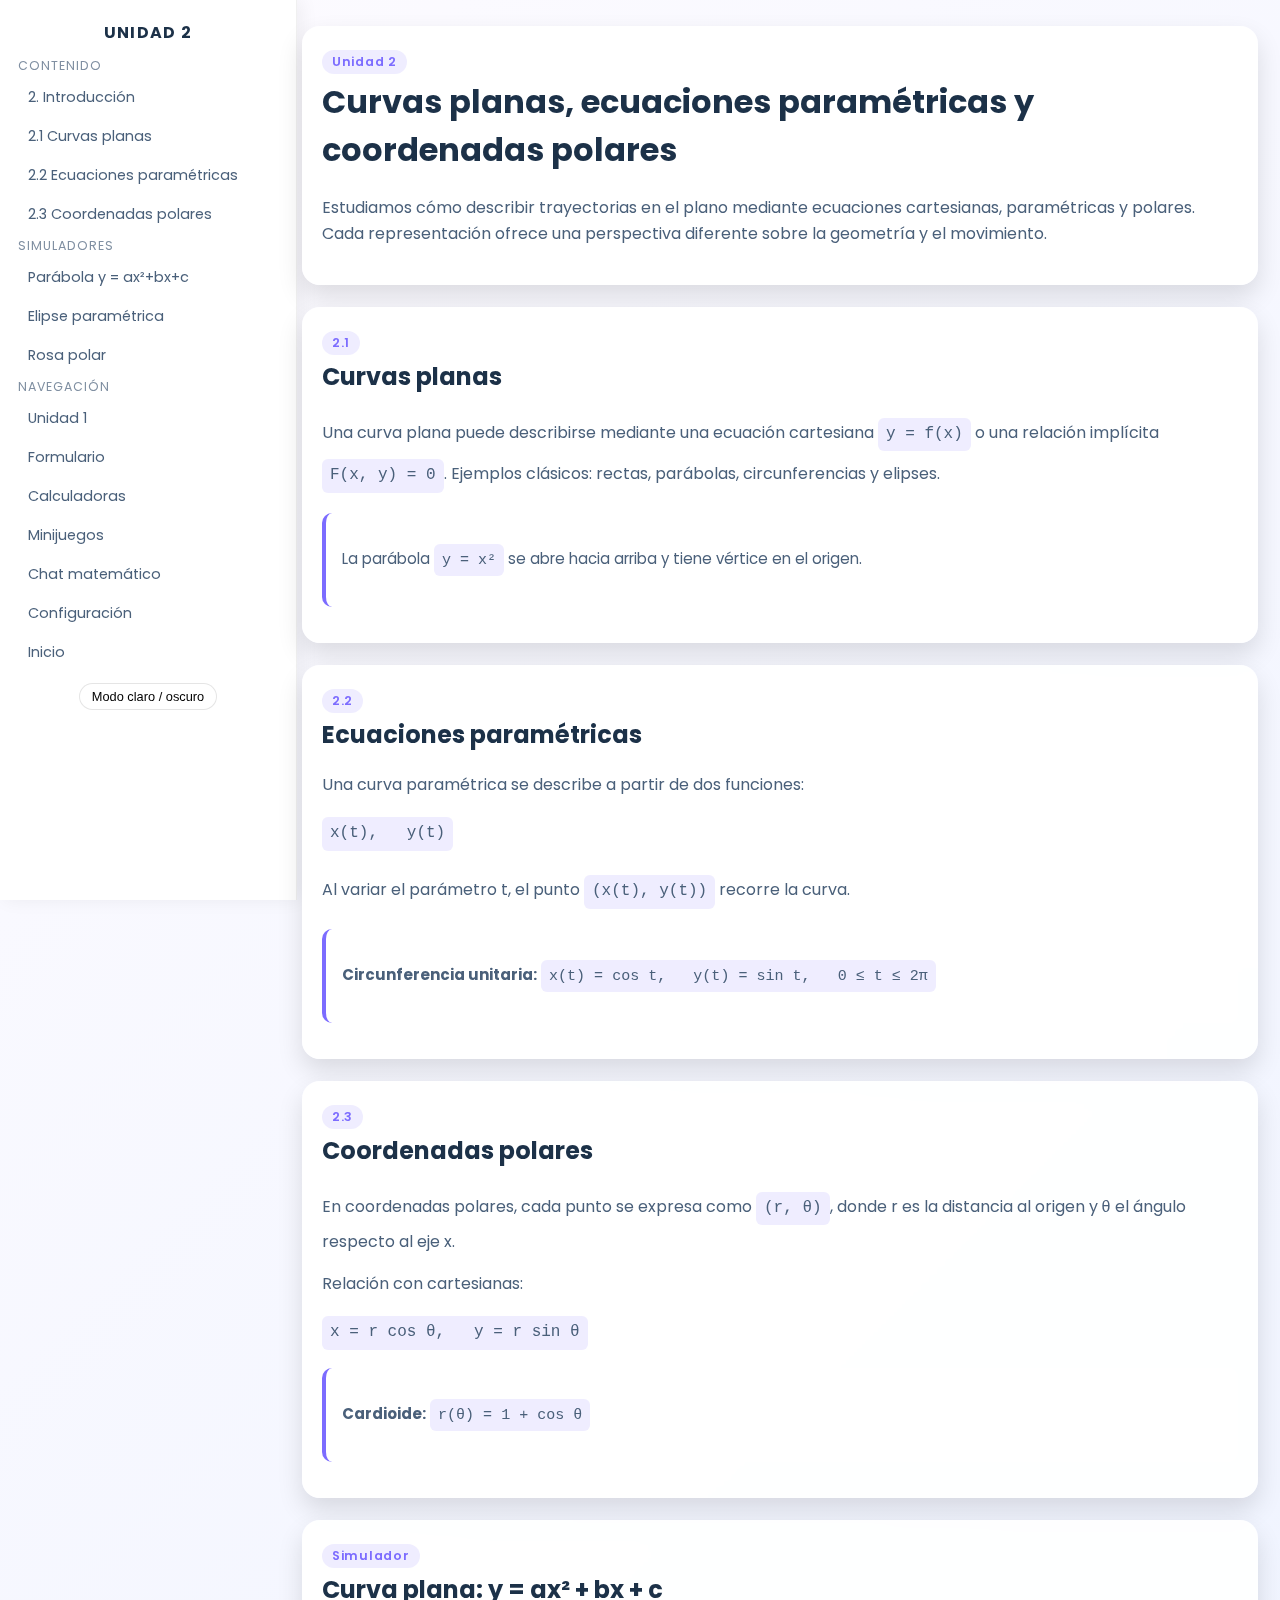
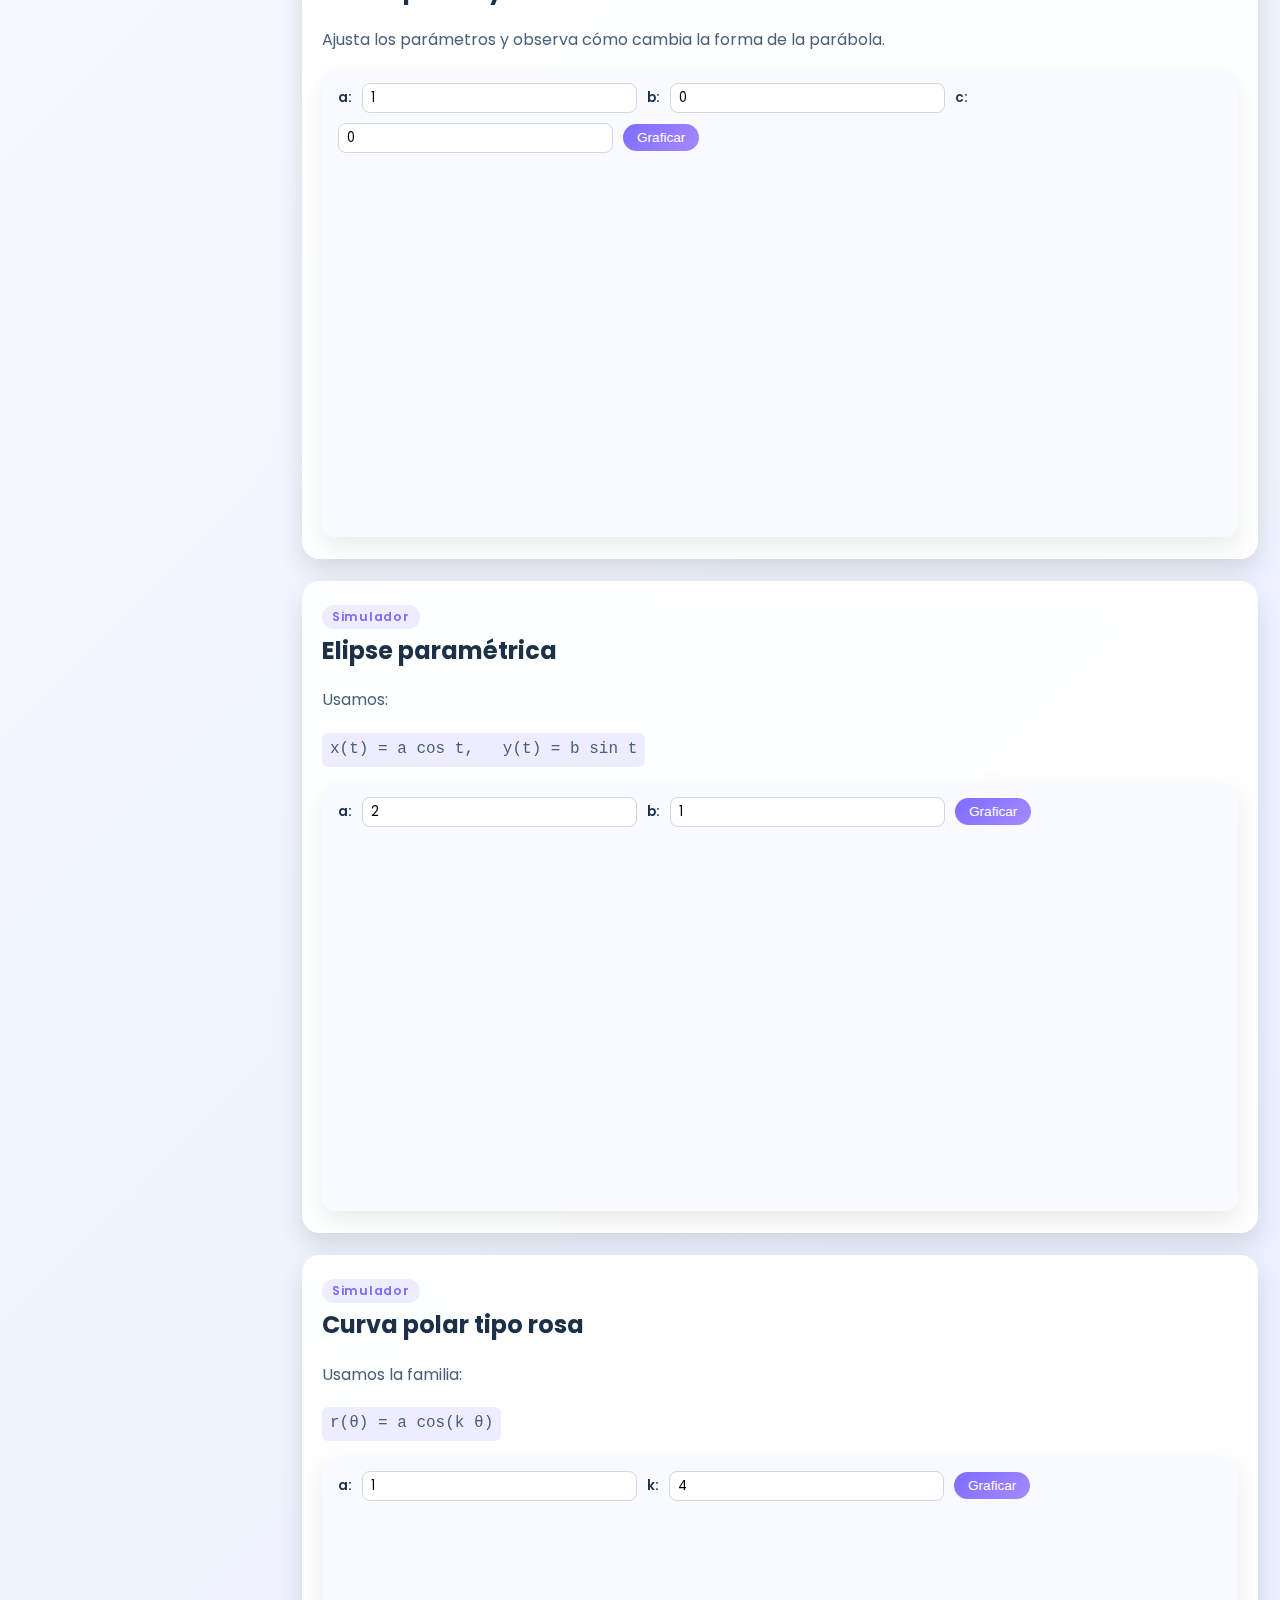
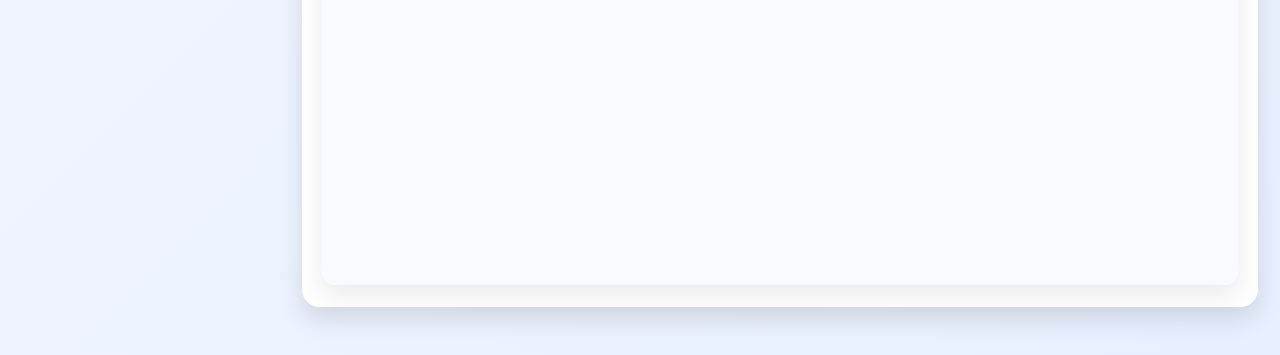
<file: U2.html>
<!DOCTYPE html>
<html lang="es">
<head>
  <meta charset="UTF-8">
  <meta name="viewport" content="width=device-width, initial-scale=1.0">
  <title>Unidad 2 - Curvas y Coordenadas</title>
  <link rel="stylesheet" href="style.css">
  <script src="https://cdn.plot.ly/plotly-latest.min.js"></script>
</head>
<body>
<div class="layout">
  <nav class="sidebar">
    <h2>Unidad 2</h2>
    <ul>
      <li class="sidebar-section">Contenido</li>
      <li><a href="#u2-intro">2. Introducción</a></li>
      <li><a href="#u2-curvas">2.1 Curvas planas</a></li>
      <li><a href="#u2-param">2.2 Ecuaciones paramétricas</a></li>
      <li><a href="#u2-polar">2.3 Coordenadas polares</a></li>

      <li class="sidebar-section">Simuladores</li>
      <li><a href="#sim-parabola">Parábola y = ax²+bx+c</a></li>
      <li><a href="#sim-elipse">Elipse paramétrica</a></li>
      <li><a href="#sim-rosa">Rosa polar</a></li>

      <li class="sidebar-section">Navegación</li>
      <li><a href="u1.html">Unidad 1</a></li>
      <li><a href="formulario.html">Formulario</a></li>
      <li><a href="calculadoras.html">Calculadoras</a></li>
      <li><a href="juegos.html">Minijuegos</a></li>
      <li><a href="chat.html">Chat matemático</a></li>
      <li><a href="config.html">Configuración</a></li>
      <li><a href="index.html">Inicio</a></li>
    </ul>
    <div class="theme-toggle">
      <button onclick="toggleTheme()">Modo claro / oscuro</button>
    </div>
  </nav>

  <main class="content">
    <section id="u2-intro">
      <span class="tag">Unidad 2</span>
      <h1>Curvas planas, ecuaciones paramétricas y coordenadas polares</h1>
      <p>Estudiamos cómo describir trayectorias en el plano mediante ecuaciones cartesianas, paramétricas y polares.
         Cada representación ofrece una perspectiva diferente sobre la geometría y el movimiento.</p>
    </section>

    <section id="u2-curvas">
      <span class="tag">2.1</span>
      <h2>Curvas planas</h2>
      <p>Una curva plana puede describirse mediante una ecuación cartesiana <span class="formula">y = f(x)</span> o una relación
         implícita <span class="formula">F(x, y) = 0</span>. Ejemplos clásicos: rectas, parábolas, circunferencias y elipses.</p>
      <div class="example-box">
        <p>La parábola <span class="formula">y = x²</span> se abre hacia arriba y tiene vértice en el origen.</p>
      </div>
    </section>

    <section id="u2-param">
      <span class="tag">2.2</span>
      <h2>Ecuaciones paramétricas</h2>
      <p>Una curva paramétrica se describe a partir de dos funciones:</p>
      <p class="formula">x(t), &nbsp; y(t)</p>
      <p>Al variar el parámetro t, el punto <span class="formula">(x(t), y(t))</span> recorre la curva.</p>
      <div class="example-box">
        <p><b>Circunferencia unitaria:</b>
          <span class="formula">x(t) = cos t, &nbsp; y(t) = sin t, &nbsp; 0 ≤ t ≤ 2π</span></p>
      </div>
    </section>

    <section id="u2-polar">
      <span class="tag">2.3</span>
      <h2>Coordenadas polares</h2>
      <p>En coordenadas polares, cada punto se expresa como <span class="formula">(r, θ)</span>, donde r es la distancia al origen
         y θ el ángulo respecto al eje x.</p>
      <p>Relación con cartesianas:</p>
      <p class="formula">x = r cos θ, &nbsp; y = r sin θ</p>
      <div class="example-box">
        <p><b>Cardioide:</b> <span class="formula">r(θ) = 1 + cos θ</span></p>
      </div>
    </section>

    <!-- Simuladores -->
    <section id="sim-parabola">
      <span class="tag">Simulador</span>
      <h2>Curva plana: y = ax² + bx + c</h2>
      <p>Ajusta los parámetros y observa cómo cambia la forma de la parábola.</p>
      <div class="simulator-box">
        <div class="sim-form">
          <label>a:</label><input type="number" id="a-parab" value="1" step="0.5">
          <label>b:</label><input type="number" id="b-parab" value="0" step="0.5">
          <label>c:</label><input type="number" id="c-parab" value="0" step="0.5">
          <button onclick="graficarParabola()">Graficar</button>
        </div>
        <div id="grafica-parabola" class="sim-plot"></div>
      </div>
    </section>

    <section id="sim-elipse">
      <span class="tag">Simulador</span>
      <h2>Elipse paramétrica</h2>
      <p>Usamos:</p>
      <p class="formula">x(t) = a cos t, &nbsp; y(t) = b sin t</p>
      <div class="simulator-box">
        <div class="sim-form">
          <label>a:</label><input type="number" id="a-ellipse" value="2" step="0.5">
          <label>b:</label><input type="number" id="b-ellipse" value="1" step="0.5">
          <button onclick="graficarElipse()">Graficar</button>
        </div>
        <div id="grafica-elipse" class="sim-plot"></div>
      </div>
    </section>

    <section id="sim-rosa">
      <span class="tag">Simulador</span>
      <h2>Curva polar tipo rosa</h2>
      <p>Usamos la familia:</p>
      <p class="formula">r(θ) = a cos(k θ)</p>
      <div class="simulator-box">
        <div class="sim-form">
          <label>a:</label><input type="number" id="a-rose" value="1" step="0.5">
          <label>k:</label><input type="number" id="k-rose" value="4" step="1">
          <button onclick="graficarRosa()">Graficar</button>
        </div>
        <div id="grafica-rosa" class="sim-plot"></div>
      </div>
    </section>
  </main>
</div>

<script>
  (function () {
    const saved = localStorage.getItem('theme');
    if (saved === 'dark') document.body.classList.add('dark');
  })();
  function toggleTheme() {
    document.body.classList.toggle('dark');
    localStorage.setItem('theme', document.body.classList.contains('dark') ? 'dark' : 'light');
  }

  function graficarParabola() {
    const a = parseFloat(document.getElementById('a-parab').value) || 0;
    const b = parseFloat(document.getElementById('b-parab').value) || 0;
    const c = parseFloat(document.getElementById('c-parab').value) || 0;
    const xs = [], ys = [];
    for (let x = -5; x <= 5; x += 0.1) {
      xs.push(x);
      ys.push(a*x*x + b*x + c);
    }
    Plotly.react('grafica-parabola', [{
      x: xs, y: ys, mode: 'lines', type: 'scatter'
    }], {
      margin: { l: 40, r: 10, b: 40, t: 10 },
      xaxis: { title: 'x' },
      yaxis: { title: 'y' }
    });
  }

  function graficarElipse() {
    const a = parseFloat(document.getElementById('a-ellipse').value) || 1;
    const b = parseFloat(document.getElementById('b-ellipse').value) || 1;
    const xs = [], ys = [];
    for (let t = 0; t <= 2*Math.PI; t += 0.02) {
      xs.push(a * Math.cos(t));
      ys.push(b * Math.sin(t));
    }
    Plotly.react('grafica-elipse', [{
      x: xs, y: ys, mode: 'lines', type: 'scatter'
    }], {
      margin: { l: 40, r: 10, b: 40, t: 10 },
      xaxis: { title: 'x', scaleanchor: 'y' },
      yaxis: { title: 'y' }
    });
  }

  function graficarRosa() {
    const a = parseFloat(document.getElementById('a-rose').value) || 1;
    const k = parseInt(document.getElementById('k-rose').value) || 1;
    const xs = [], ys = [];
    for (let t = 0; t <= 2*Math.PI; t += 0.005) {
      const r = a * Math.cos(k * t);
      xs.push(r * Math.cos(t));
      ys.push(r * Math.sin(t));
    }
    Plotly.react('grafica-rosa', [{
      x: xs, y: ys, mode: 'lines', type: 'scatter'
    }], {
      margin: { l: 40, r: 10, b: 40, t: 10 },
      xaxis: { title: 'x', scaleanchor: 'y' },
      yaxis: { title: 'y' }
    });
  }
</script>
</body>
</html>
</file>
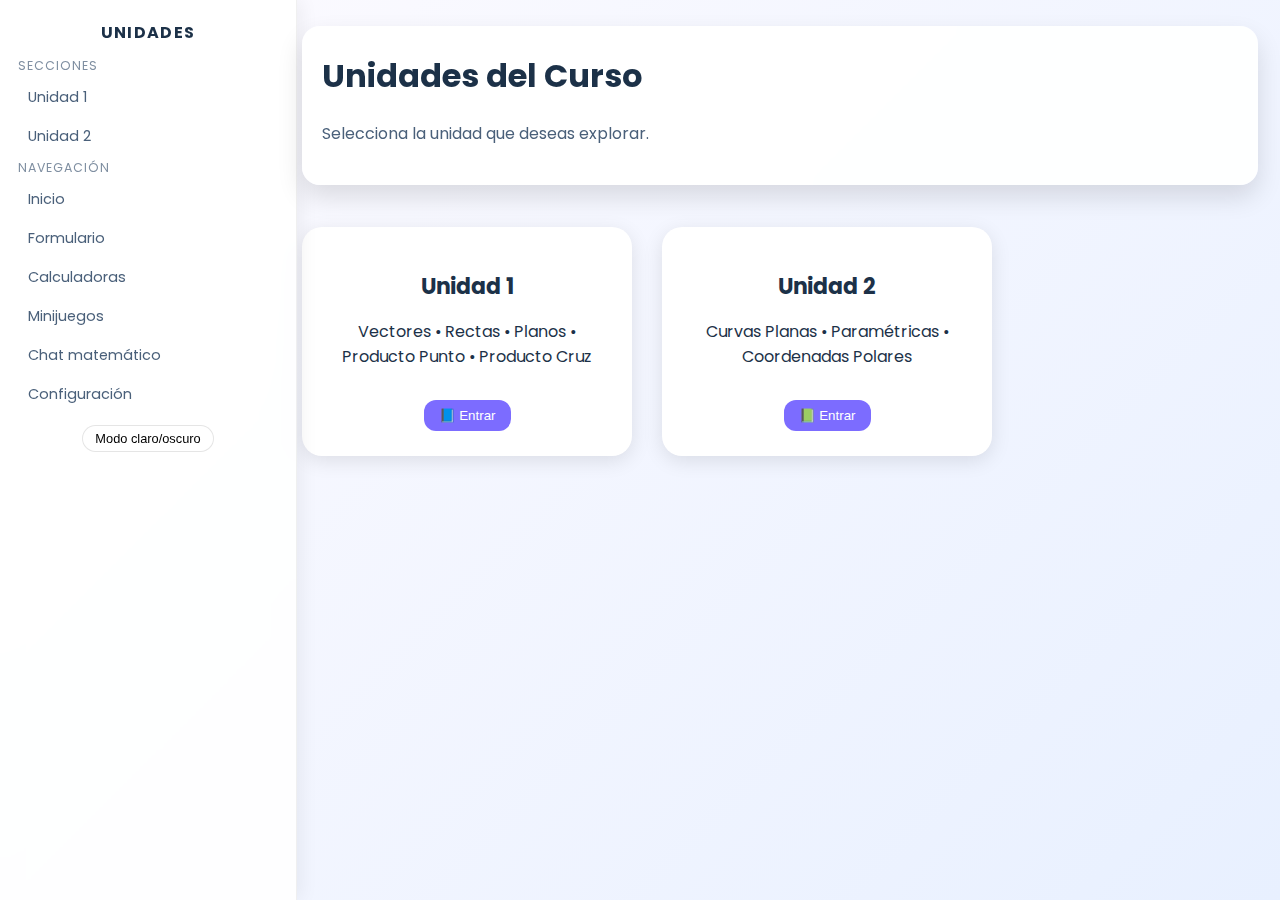
<file: unidades.html>
<!DOCTYPE html>
<html lang="es">
<head>
  <meta charset="UTF-8">
  <meta name="viewport" content="width=device-width, initial-scale=1.0">
  <title>Unidades – Cálculo Vectorial</title>
  <link rel="stylesheet" href="style.css">
</head>

<body>

<div class="layout">

  <!-- Sidebar -->
  <nav class="sidebar">
    <h2>Unidades</h2>

    <ul>
      <li class="sidebar-section">Secciones</li>
      <li><a href="U1.html">Unidad 1</a></li>
      <li><a href="U2.html">Unidad 2</a></li>

      <li class="sidebar-section">Navegación</li>
      <li><a href="index.html">Inicio</a></li>
      <li><a href="formulario.html">Formulario</a></li>
      <li><a href="calculadoras.html">Calculadoras</a></li>
      <li><a href="juegos.html">Minijuegos</a></li>
      <li><a href="chat.html">Chat matemático</a></li>
      <li><a href="config.html">Configuración</a></li>
    </ul>

    <div class="theme-toggle">
      <button onclick="toggleTheme()">Modo claro/oscuro</button>
    </div>
  </nav>

  <!-- CONTENIDO -->
  <main class="content">

    <section>
      <h1>Unidades del Curso</h1>
      <p>Selecciona la unidad que deseas explorar.</p>
    </section>

    <div class="unit-container">

      <div class="unit-card" onclick="location.href='U1.html'">
        <h2>Unidad 1</h2>
        <p>Vectores • Rectas • Planos • Producto Punto • Producto Cruz</p>
        <button>📘 Entrar</button>
      </div>

      <div class="unit-card" onclick="location.href='U2.html'">
        <h2>Unidad 2</h2>
        <p>Curvas Planas • Paramétricas • Coordenadas Polares</p>
        <button>📗 Entrar</button>
      </div>

    </div>

  </main>

</div>

<script>
(function () {
  const saved = localStorage.getItem('theme');
  if (saved === 'dark') document.body.classList.add('dark');
})();
function toggleTheme() {
  document.body.classList.toggle('dark');
  localStorage.setItem('theme',
    document.body.classList.contains('dark') ? 'dark' : 'light'
  );
}
</script>

<style>
.unit-container {
  display: flex;
  gap: 30px;
  padding-top: 20px;
  flex-wrap: wrap;
}

.unit-card {
  background: white;
  border-radius: 20px;
  padding: 25px;
  width: 280px;
  box-shadow: 0 5px 20px rgba(0,0,0,0.1);
  cursor: pointer;
  transition: 0.3s;
  text-align: center;
}

.unit-card:hover {
  transform: translateY(-5px);
  box-shadow: 0 8px 25px rgba(0,0,0,0.15);
}

.unit-card h2 {
  margin-bottom: 10px;
  font-size: 22px;
}

.unit-card button {
  margin-top: 15px;
  background: var(--accent);
  color: white;
  padding: 8px 15px;
  border-radius: 12px;
  border: none;
  cursor: pointer;
  transition: 0.3s;
}

.unit-card button:hover {
  filter: brightness(1.1);
}
</style>

</body>
</html>
</file>
<file: style.css>
@import url('https://fonts.googleapis.com/css2?family=Poppins:wght@400;600&display=swap');

:root {
  --bg-main: linear-gradient(135deg, #fdfbff, #e8f0ff);
  --card-bg: rgba(255, 255, 255, 0.92);
  --accent: #7c6cff;
  --accent-soft: rgba(124, 108, 255, 0.12);
  --text-main: #1c3148;
  --text-soft: #4a607a;
  --shadow-soft: 0 12px 26px rgba(0, 0, 0, 0.12);
}

body.dark {
  --bg-main: radial-gradient(circle at top, #20222f, #060710);
  --card-bg: rgba(22, 24, 38, 0.96);
  --accent: #ffb347;
  --accent-soft: rgba(255, 179, 71, 0.18);
  --text-main: #f7f7ff;
  --text-soft: #c3c6e0;
  --shadow-soft: 0 10px 22px rgba(0, 0, 0, 0.8);
}

body {
  margin: 0;
  font-family: 'Poppins', sans-serif;
  background: var(--bg-main);
  color: var(--text-main);
  min-height: 100vh;
}

/* Hero (página index) */
.hero-wrapper {
  min-height: 100vh;
  display: flex;
  justify-content: center;
  align-items: center;
  padding: 20px;
  position: relative;
  overflow: hidden;
}

.hero {
  display: flex;
  flex-direction: column;
  justify-content: center;
  align-items: center;
  text-align: center;
  background: rgba(255, 255, 255, 0.6);
  border-radius: 24px;
  padding: 40px 30px;
  max-width: 800px;
  width: 100%;
  box-shadow: var(--shadow-soft);
  backdrop-filter: blur(10px);
  animation: fadeIn 1.5s ease-in-out;
}

.hero-title {
  font-size: 2.5rem;
  font-weight: 700;
  color: var(--text-main);
  margin-bottom: 8px;
}

.hero-sub {
  font-size: 1.1rem;
  max-width: 650px;
  color: var(--text-soft);
  margin-bottom: 28px;
}

.hero-badges {
  display: flex;
  flex-wrap: wrap;
  justify-content: center;
  gap: 8px;
  margin-bottom: 22px;
}

.badge {
  padding: 4px 12px;
  border-radius: 999px;
  background: var(--accent-soft);
  color: var(--accent);
  font-size: 0.8rem;
}

.btn-start {
  background: linear-gradient(135deg, var(--accent), #a689ff);
  color: #fff;
  padding: 14px 32px;
  font-size: 1.1rem;
  font-weight: bold;
  border-radius: 30px;
  text-decoration: none;
  box-shadow: 0 6px 18px rgba(0, 0, 0, 0.25);
  transition: 0.3s;
  border: none;
  cursor: pointer;
}
.btn-start:hover {
  transform: scale(1.05) translateY(-1px);
  box-shadow: 0 10px 26px rgba(0, 0, 0, 0.35);
}

/* Íconos flotantes */
.floating-icons {
  position: absolute;
  inset: 0;
  overflow: hidden;
  pointer-events: none;
}
.floating-icons span {
  position: absolute;
  display: block;
  font-size: 2.4rem;
  opacity: 0.18;
  animation: float 14s linear infinite;
  color: var(--accent);
}

/* Layout con sidebar para las demás páginas */
.layout {
  display: flex;
  min-height: 100vh;
}

.sidebar {
  width: 260px;
  background: rgba(255, 255, 255, 0.9);
  border-right: 1px solid rgba(0, 0, 0, 0.06);
  padding: 20px 18px;
  position: fixed;
  left: 0;
  top: 0;
  bottom: 0;
  box-shadow: 4px 0 18px rgba(0, 0, 0, 0.06);
  overflow-y: auto;
  backdrop-filter: blur(10px);
}

body.dark .sidebar {
  background: rgba(10, 12, 20, 0.98);
  border-right-color: rgba(255, 255, 255, 0.06);
}

.sidebar h2 {
  text-align: center;
  margin: 0 0 12px 0;
  letter-spacing: 0.08em;
  font-size: 1rem;
  text-transform: uppercase;
}

.sidebar ul {
  list-style: none;
  padding: 0;
  margin: 0;
}

.sidebar-section {
  margin-top: 14px;
  margin-bottom: 6px;
  font-size: 0.78rem;
  text-transform: uppercase;
  letter-spacing: 0.08em;
  opacity: 0.7;
  color: var(--text-soft);
}

.sidebar ul li {
  margin: 6px 0;
}

.sidebar ul li a {
  display: block;
  color: var(--text-soft);
  text-decoration: none;
  font-size: 0.9rem;
  padding: 6px 10px;
  border-radius: 999px;
  transition: background 0.2s, transform 0.1s;
}
.sidebar ul li a:hover {
  background: var(--accent-soft);
  transform: translateX(2px);
}

/* Botón tema */
.theme-toggle {
  margin-top: 14px;
  display: flex;
  justify-content: center;
}
.theme-toggle button {
  border-radius: 999px;
  border: 1px solid rgba(0, 0, 0, 0.1);
  padding: 5px 12px;
  font-size: 0.8rem;
  background: rgba(255, 255, 255, 0.85);
  cursor: pointer;
}
body.dark .theme-toggle button {
  background: rgba(30, 32, 45, 0.95);
  color: #f5f5ff;
  border-color: rgba(255, 255, 255, 0.15);
}

/* Contenido */
.content {
  margin-left: 280px;
  padding: 26px 22px;
  width: 100%;
}

section {
  background: var(--card-bg);
  padding: 22px 20px;
  margin-bottom: 22px;
  border-radius: 18px;
  box-shadow: var(--shadow-soft);
  backdrop-filter: blur(10px);
  animation: fadeIn 0.7s ease-in-out;
}

section h1,
section h2 {
  color: var(--text-main);
  margin-top: 4px;
}

section p {
  line-height: 1.6;
  color: var(--text-soft);
}

/* Tags, tarjetas, simuladores */
.tag {
  display: inline-block;
  padding: 3px 10px;
  border-radius: 999px;
  background: var(--accent-soft);
  color: var(--accent);
  font-size: 0.78rem;
  font-weight: 600;
  letter-spacing: 0.06em;
}

.example-box {
  background: rgba(255, 255, 255, 0.9);
  border-left: 4px solid var(--accent);
  padding: 12px 16px;
  margin: 14px 0;
  border-radius: 10px;
  font-size: 0.94rem;
  color: var(--text-soft);
}

.formula {
  background: var(--accent-soft);
  border-radius: 6px;
  padding: 4px 8px;
  display: inline-block;
  font-family: "Consolas", "Courier New", monospace;
  margin: 4px 0;
}

ul.examples {
  list-style: "➤ ";
  padding-left: 1.2rem;
}

/* Simuladores, inputs, botones */
.simulator-box {
  margin-top: 12px;
  border-radius: 14px;
  padding: 14px 16px;
  background: rgba(248, 250, 255, 0.96);
  box-shadow: 0 10px 24px rgba(0, 0, 0, 0.08);
}

body.dark .simulator-box {
  background: rgba(18, 20, 32, 0.96);
}

.sim-form {
  display: flex;
  flex-wrap: wrap;
  gap: 10px;
  align-items: center;
  margin-bottom: 10px;
}

.sim-form label {
  font-size: 0.85rem;
  font-weight: 600;
}

.sim-form input,
.sim-form select {
  border-radius: 8px;
  border: 1px solid #d0d7e2;
  padding: 4px 8px;
  min-width: 70px;
  font-family: inherit;
}

body.dark .sim-form input,
body.dark .sim-form select {
  border-color: rgba(255, 255, 255, 0.2);
  background: #161827;
  color: #f5f5ff;
}

.sim-form button {
  border: none;
  border-radius: 999px;
  padding: 6px 14px;
  background: linear-gradient(135deg, var(--accent), #a689ff);
  color: #fff;
  cursor: pointer;
  font-size: 0.85rem;
  transition: transform 0.1s, box-shadow 0.2s, filter 0.2s;
}
.sim-form button:hover {
  filter: brightness(1.05);
  transform: translateY(-1px);
  box-shadow: 0 6px 12px rgba(0, 0, 0, 0.2);
}

.sim-plot {
  width: 100%;
  height: 360px;
}

/* Formularios / grid */
.formula-grid {
  display: grid;
  grid-template-columns: repeat(auto-fit, minmax(260px, 1fr));
  gap: 16px;
  margin-top: 14px;
}
.formula-card {
  border-radius: 14px;
  padding: 14px 16px;
  background: rgba(255, 255, 255, 0.95);
  box-shadow: 0 10px 20px rgba(0, 0, 0, 0.08);
}
body.dark .formula-card {
  background: rgba(20, 22, 34, 0.98);
}
.formula-card h3 {
  margin-top: 0;
}

/* Chat */
.chat-box {
  max-width: 700px;
  margin-top: 10px;
}
.chat-log {
  border-radius: 14px;
  padding: 12px;
  background: rgba(248, 250, 255, 0.96);
  max-height: 260px;
  overflow-y: auto;
  font-size: 0.9rem;
  margin-bottom: 10px;
}
body.dark .chat-log {
  background: rgba(18, 20, 32, 0.95);
}
.chat-input-row {
  display: flex;
  gap: 8px;
}
.chat-input-row input {
  flex: 1;
  border-radius: 999px;
  border: 1px solid #d0d7e2;
  padding: 8px 10px;
}
.chat-input-row button {
  border-radius: 999px;
  border: none;
  padding: 8px 14px;
  background: linear-gradient(135deg, var(--accent), #a689ff);
  color: #fff;
  cursor: pointer;
}

/* Juegos */
.game-card {
  border-radius: 16px;
  padding: 14px 16px;
  background: rgba(248, 250, 255, 0.95);
  margin-bottom: 14px;
}
body.dark .game-card {
  background: rgba(18, 20, 32, 0.98);
}
.game-options button {
  margin: 4px 4px;
  border-radius: 10px;
  border: 1px solid rgba(0, 0, 0, 0.1);
  padding: 6px 10px;
  background: #fff;
  cursor: pointer;
}
body.dark .game-options button {
  background: #161827;
  color: #f5f5ff;
  border-color: rgba(255, 255, 255, 0.18);
}

/* Config */
.config-row {
  margin: 10px 0;
  display: flex;
  align-items: center;
  gap: 10px;
}
.config-row input[type="range"] {
  flex: 1;
}

/* Animaciones */
@keyframes float {
  0% {
    transform: translateY(110vh) rotate(0deg);
  }
  100% {
    transform: translateY(-10vh) rotate(360deg);
  }
}

@keyframes fadeIn {
  from {
    opacity: 0;
    transform: translateY(15px);
  }
  to {
    opacity: 1;
    transform: translateY(0);
  }
}

/* Responsive */
@media (max-width: 900px) {
  .sidebar {
    position: static;
    width: 100%;
    height: auto;
    display: block;
    box-shadow: none;
    border-right: none;
  }
  .content {
    margin-left: 0;
    padding: 18px 14px;
  }
  .hero {
    padding: 24px 18px;
  }
  .hero-title {
    font-size: 2rem;
  }
}
.creator-box {
  background: white;
  padding: 25px;
  border-radius: 20px;
  box-shadow: 0 5px 20px rgba(0,0,0,0.08);
  margin-top: 20px;
}

.creator-logo {
  width: 110px;
  display: block;
  margin: 0 auto 20px;
}

.creator-desc {
  margin-top: 15px;
  opacity: 0.8;
  font-size: 14px;
  line-height: 1.6;
}
</file>
<file: style2.css>
@import url('https://fonts.googleapis.com/css2?family=Poppins:wght@400;600&display=swap');

body {
    margin: 0;
    font-family: 'Poppins', sans-serif;
    background: url("fondito.png") no-repeat center center fixed;
    background-size: cover;
    color: #2c3e50;
}

/* Layout con sidebar */
.layout {
    display: flex;
    min-height: 100vh;
}

/* Menú lateral */
.sidebar {
    width: 260px;
    background: linear-gradient(180deg, rgba(5, 25, 55, 0.92), rgba(20, 70, 140, 0.9));
    color: #fff;
    padding: 20px 18px;
    position: fixed;
    left: 0;
    top: 0;
    bottom: 0;
    box-shadow: 4px 0 18px rgba(0,0,0,0.4);
    overflow-y: auto;
}

.sidebar h2 {
    text-align: center;
    margin: 0 0 18px 0;
    letter-spacing: 0.08em;
    font-size: 1.1rem;
    text-transform: uppercase;
}

.sidebar ul {
    list-style: none;
    padding: 0;
    margin: 0;
}

.sidebar-section {
    margin-top: 14px;
    margin-bottom: 6px;
    font-size: 0.8rem;
    text-transform: uppercase;
    letter-spacing: 0.08em;
    opacity: 0.75;
}

.sidebar ul li {
    margin: 6px 0;
}

.sidebar ul li a {
    display: block;
    color: #e7ecff;
    text-decoration: none;
    font-size: 0.9rem;
    padding: 6px 10px;
    border-radius: 999px;
    transition: background 0.25s, transform 0.1s;
}

.sidebar ul li a:hover {
    background: rgba(255, 255, 255, 0.18);
    transform: translateX(2px);
}

/* Contenido */
.content {
    margin-left: 280px;
    padding: 30px 28px;
    width: 100%;
}

section {
    background: rgba(255, 255, 255, 0.9);
    padding: 24px 22px;
    margin-bottom: 26px;
    border-radius: 18px;
    box-shadow: 0 12px 26px rgba(0,0,0,0.18);
    backdrop-filter: blur(6px);
    animation: fadeIn 0.8s ease-in-out;
}

section h1, section h2 {
    color: #1c3148;
    margin-top: 4px;
}

section p {
    line-height: 1.6;
}

/* Etiquetitas */
.tag {
    display: inline-block;
    padding: 3px 10px;
    border-radius: 999px;
    background: rgba(77, 144, 254, 0.15);
    color: #1b3c70;
    font-size: 0.78rem;
    font-weight: 600;
    letter-spacing: 0.06em;
}

/* Cajas varias (las refino aquí también, por si no están inline) */
.example-box {
    background: rgba(255, 255, 255, 0.85);
    border-left: 4px solid #4D90FE;
    padding: 12px 16px;
    margin: 18px 0;
    border-radius: 10px;
    font-size: 0.95rem;
}

.formula {
    background: rgba(77, 144, 254, 0.08);
    border-radius: 6px;
    padding: 6px 10px;
    display: inline-block;
    font-family: "Consolas", "Courier New", monospace;
    margin: 4px 0;
}

ul.examples {
    list-style: "➤ ";
    padding-left: 1.2rem;
}

/* Simuladores */
.simulator-box {
    margin-top: 14px;
    border-radius: 14px;
    padding: 14px 16px;
    background: rgba(240, 247, 255, 0.96);
    box-shadow: 0 10px 24px rgba(0,0,0,0.12);
}

.sim-form {
    display: flex;
    flex-wrap: wrap;
    gap: 10px;
    align-items: center;
    margin-bottom: 10px;
}

.sim-form label {
    font-size: 0.85rem;
    font-weight: 600;
}

.sim-form input, .sim-form select {
    border-radius: 8px;
    border: 1px solid #d0d7e2;
    padding: 4px 8px;
    min-width: 70px;
}

.sim-form button {
    border: none;
    border-radius: 999px;
    padding: 6px 14px;
    background: linear-gradient(135deg, #4D90FE, #6a7bff);
    color: #fff;
    cursor: pointer;
    font-size: 0.85rem;
    transition: transform 0.1s, box-shadow 0.2s, filter 0.2s;
}

.sim-form button:hover {
    filter: brightness(1.05);
    transform: translateY(-1px);
    box-shadow: 0 6px 12px rgba(0,0,0,0.2);
}

.sim-plot {
    width: 100%;
    height: 360px;
}

/* Animación */
@keyframes fadeIn {
    from { opacity: 0; transform: translateY(15px); }
    to   { opacity: 1; transform: translateY(0); }
}

/* Responsive */
@media (max-width: 900px) {
    .sidebar {
        position: static;
        width: 100%;
        height: auto;
        display: flex;
        flex-direction: row;
        flex-wrap: wrap;
    }

    .content {
        margin-left: 0;
        padding: 18px;
    }
}
/* ===== SECCIÓN DEL AUTOR / CREADOR ===== */
.creator-box {
    background: rgba(255, 255, 255, 0.8);
    padding: 20px;
    border-radius: 16px;
    margin-top: 15px;
    box-shadow: 0 4px 14px rgba(0,0,0,0.1);
}

.creator-logo {
    width: 90px;
    height: 90px;
    display: block;
    margin: 0 auto 10px auto;
    border-radius: 16px;
    box-shadow: 0 4px 14px rgba(0,0,0,0.15);
}

.creator-desc {
    margin-top: 12px;
    text-align: justify;
    line-height: 1.5;
}
</file>
